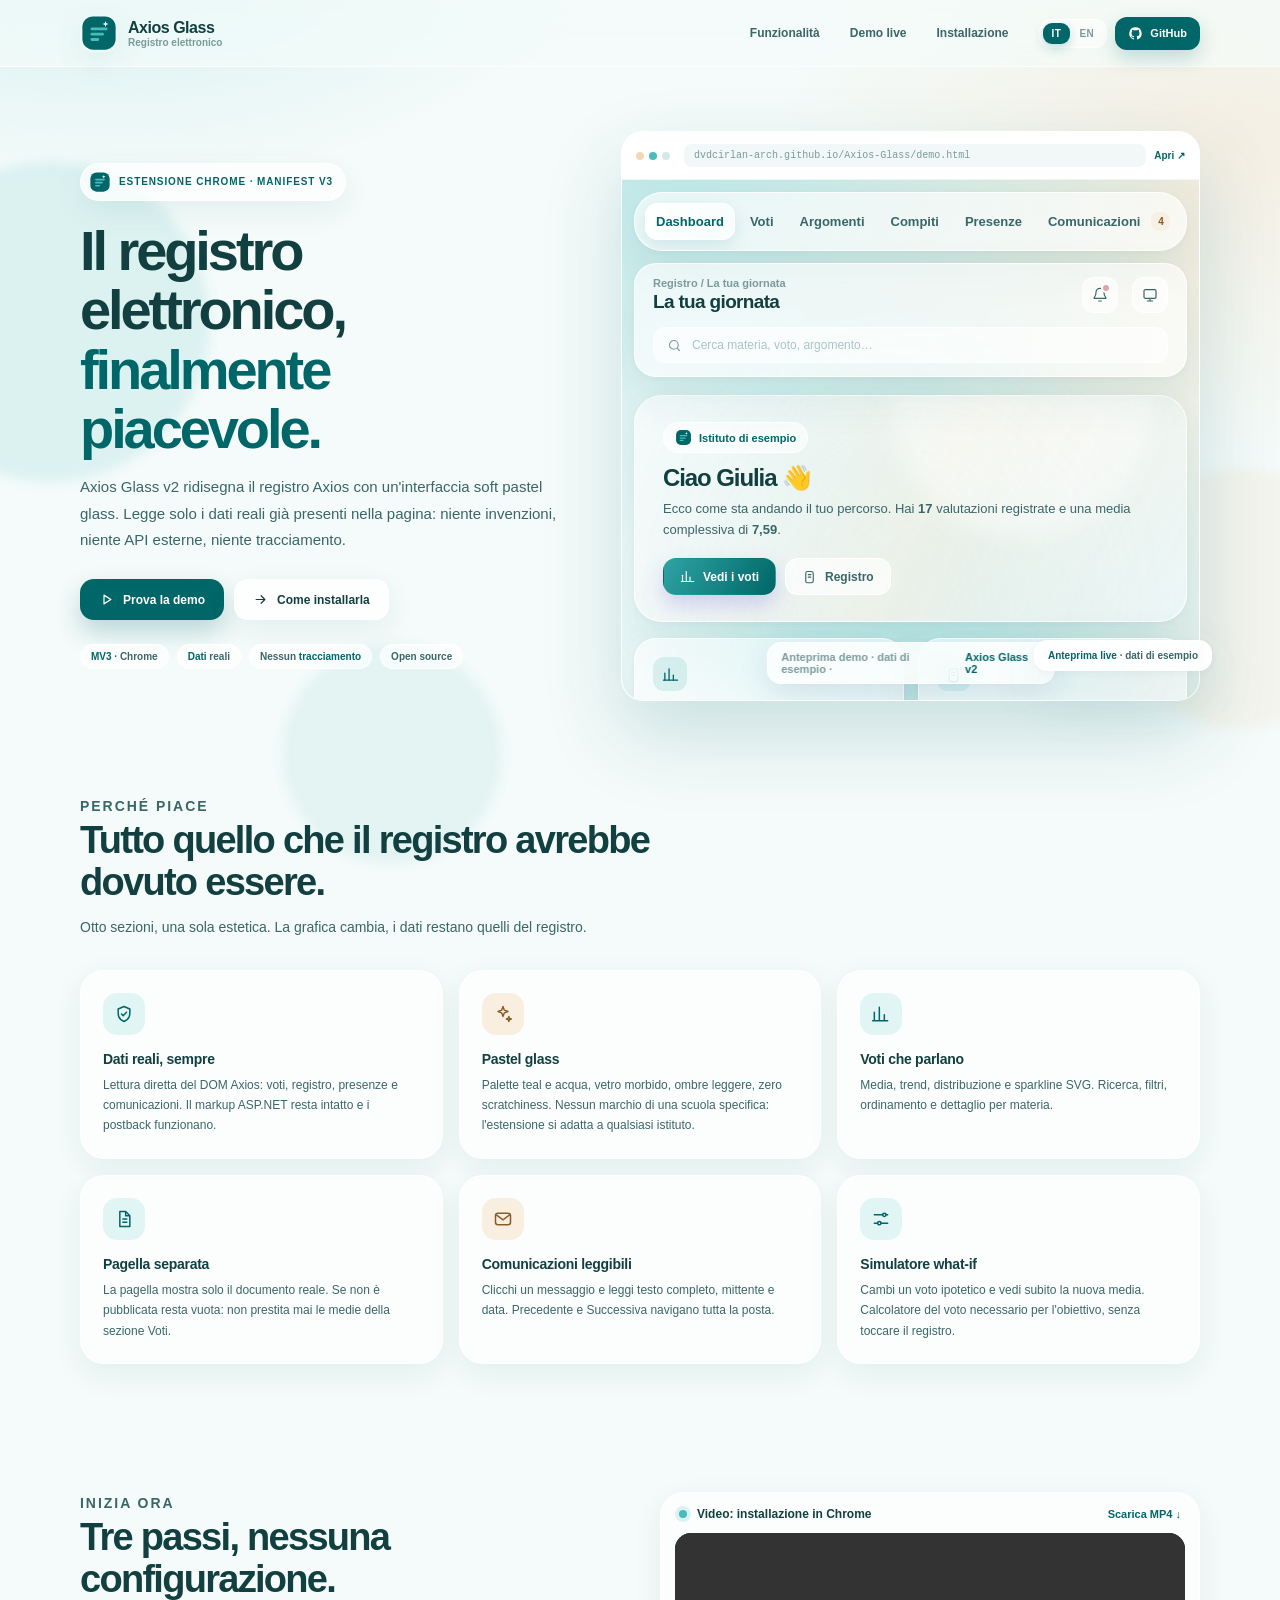
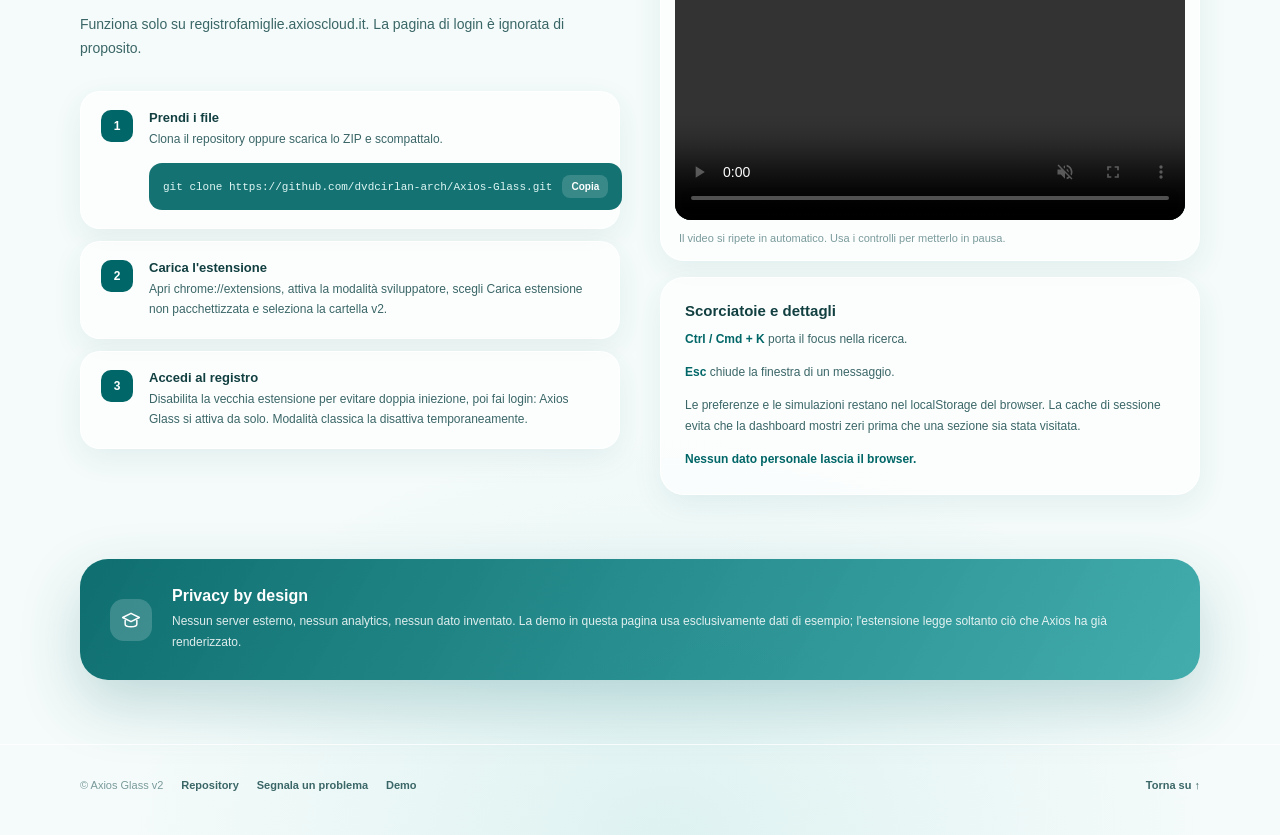
<file: docs/index.html>
<!doctype html>
<html lang="it">
<head>
  <meta charset="utf-8">
  <meta name="viewport" content="width=device-width, initial-scale=1">
  <title>Axios Glass — Il registro elettronico, finalmente piacevole</title>
  <meta name="description" content="Axios Glass v2 — una nuova interfaccia pastel glass per il registro elettronico Axios. Dati reali, demo live, estensione Chrome Manifest V3. / A soft glass UI for the Axios school registry.">
  <link rel="icon" href="data:image/svg+xml,%3Csvg xmlns='http://www.w3.org/2000/svg' viewBox='0 0 32 32'%3E%3Crect width='32' height='32' rx='9' fill='%23006667'/%3E%3Cpath d='M10 12.5h12M10 17h9M10 21.5h5' stroke='%2348BCBD' stroke-width='2.4' stroke-linecap='round'/%3E%3C/svg%3E">
  <link rel="stylesheet" href="site.css">
  <script src="site.js" defer></script>
</head>
<body class="site">

  <!-- Reusable icons ------------------------------------------------------- -->
  <svg width="0" height="0" style="position:absolute" aria-hidden="true">
    <symbol id="i-mark" viewBox="0 0 32 32">
      <rect x="2" y="2" width="28" height="28" rx="9" fill="#006667"/>
      <path d="M10 12.5h12M10 17h9M10 21.5h5" stroke="#48BCBD" stroke-width="2.4" stroke-linecap="round"/>
      <path d="m21.5 5.8.7 1.9 1.9.7-1.9.7-.7 1.9-.7-1.9-1.9-.7 1.9-.7z" fill="#fff"/>
    </symbol>
    <symbol id="i-github" viewBox="0 0 24 24">
      <path fill="currentColor" d="M12 2a10 10 0 0 0-3.16 19.49c.5.09.68-.22.68-.48v-1.7c-2.78.6-3.37-1.34-3.37-1.34-.45-1.16-1.11-1.47-1.11-1.47-.91-.62.07-.61.07-.61 1 .07 1.53 1.03 1.53 1.03.9 1.53 2.36 1.09 2.94.83.09-.65.35-1.09.64-1.34-2.22-.25-4.56-1.11-4.56-4.94 0-1.09.39-1.98 1.03-2.68-.1-.25-.45-1.27.1-2.64 0 0 .84-.27 2.75 1.02A9.6 9.6 0 0 1 12 6.8c.85 0 1.7.11 2.5.34 1.9-1.29 2.74-1.02 2.74-1.02.55 1.37.2 2.39.1 2.64.64.7 1.03 1.59 1.03 2.68 0 3.84-2.34 4.68-4.57 4.93.36.31.68.92.68 1.85v2.74c0 .27.18.58.69.48A10 10 0 0 0 12 2z"/>
    </symbol>
    <symbol id="i-play" viewBox="0 0 24 24">
      <path fill="none" stroke="currentColor" stroke-width="1.9" stroke-linecap="round" stroke-linejoin="round" d="m8 5 11 7-11 7z"/>
    </symbol>
    <symbol id="i-arrow" viewBox="0 0 24 24">
      <path fill="none" stroke="currentColor" stroke-width="1.9" stroke-linecap="round" stroke-linejoin="round" d="M5 12h14m-6-6 6 6-6 6"/>
    </symbol>
    <symbol id="i-shield" viewBox="0 0 24 24">
      <path fill="none" stroke="currentColor" stroke-width="1.8" stroke-linecap="round" stroke-linejoin="round" d="M12 3 5 6v5c0 4.6 2.9 8.3 7 10 4.1-1.7 7-5.4 7-10V6z"/><path fill="none" stroke="currentColor" stroke-width="1.8" stroke-linecap="round" d="m9 12 2 2 4-4"/>
    </symbol>
    <symbol id="i-chart" viewBox="0 0 24 24">
      <path fill="none" stroke="currentColor" stroke-width="1.8" stroke-linecap="round" d="M4 20V10m6 10V4m6 16v-7m4 7H2"/>
    </symbol>
    <symbol id="i-mail" viewBox="0 0 24 24">
      <rect x="3" y="5" width="18" height="14" rx="3" fill="none" stroke="currentColor" stroke-width="1.8"/><path fill="none" stroke="currentColor" stroke-width="1.8" d="m4 7 8 6 8-6"/>
    </symbol>
    <symbol id="i-doc" viewBox="0 0 24 24">
      <path fill="none" stroke="currentColor" stroke-width="1.8" stroke-linecap="round" stroke-linejoin="round" d="M7 3h7l5 5v13H7z"/><path fill="none" stroke="currentColor" stroke-width="1.8" d="M14 3v5h5M10 12h6m-6 4h6"/>
    </symbol>
    <symbol id="i-sliders" viewBox="0 0 24 24">
      <path fill="none" stroke="currentColor" stroke-width="1.8" stroke-linecap="round" d="M4 7h10m4 0h2M4 17h4m4 0h8"/><circle cx="16" cy="7" r="2" fill="none" stroke="currentColor" stroke-width="1.8"/><circle cx="10" cy="17" r="2" fill="none" stroke="currentColor" stroke-width="1.8"/>
    </symbol>
    <symbol id="i-spark" viewBox="0 0 24 24">
      <path fill="none" stroke="currentColor" stroke-width="1.7" stroke-linejoin="round" d="m12 3 1.6 4.4L18 9l-4.4 1.6L12 15l-1.6-4.4L6 9l4.4-1.6zM19 15l.8 2.2L22 18l-2.2.8L19 21l-.8-2.2L16 18l2.2-.8z"/>
    </symbol>
    <symbol id="i-layers" viewBox="0 0 24 24">
      <path fill="none" stroke="currentColor" stroke-width="1.8" stroke-linejoin="round" d="m2 9 10-5 10 5-10 5zM5 12v5c0 1.7 3.1 3 7 3s7-1.3 7-3v-5"/>
    </symbol>
  </svg>

  <div class="site-orbs"><span class="o1"></span><span class="o2"></span><span class="o3"></span></div>

  <!-- Header --------------------------------------------------------------- -->
  <header class="site-header">
    <div class="site-container site-nav">
      <a class="site-brand" href="#top" aria-label="Axios Glass">
        <svg class="site-mark"><use href="#i-mark"></use></svg>
        <span>Axios Glass<small data-it="Registro elettronico" data-en="School registry">Registro elettronico</small></span>
      </a>

      <nav class="site-links" aria-label="Navigation">
        <a href="#features" data-it="Funzionalità" data-en="Features">Funzionalità</a>
        <a href="#demo" data-it="Demo live" data-en="Live demo">Demo live</a>
        <a href="#install" data-it="Installazione" data-en="Install">Installazione</a>
      </nav>

      <div class="site-actions">
        <div class="lang-switch" role="group" aria-label="Language">
          <button type="button" data-lang="it" aria-pressed="true">IT</button>
          <button type="button" data-lang="en" aria-pressed="false">EN</button>
        </div>
        <a class="site-gh" href="https://github.com/dvdcirlan-arch/Axios-Glass" target="_blank" rel="noopener">
          <svg class="site-icon"><use href="#i-github"></use></svg>
          <span data-it="GitHub" data-en="GitHub">GitHub</span>
        </a>
      </div>
    </div>
  </header>

  <main id="top">
    <!-- Hero --------------------------------------------------------------- -->
    <section class="hero">
      <div class="site-container hero-grid">
        <div class="hero-copy">
          <span class="hero-eyebrow"><svg class="hero-mark"><use href="#i-mark"></use></svg> <span data-it="Estensione Chrome · Manifest V3" data-en="Chrome extension · Manifest V3">Estensione Chrome · Manifest V3</span></span>
          <h1>
            <span data-it="Il registro elettronico," data-en="The school registry,">Il registro elettronico,</span>
            <em data-it="finalmente piacevole." data-en="finally pleasant.">finalmente piacevole.</em>
          </h1>
          <p class="hero-lead" data-it="Axios Glass v2 ridisegna il registro Axios con un'interfaccia soft pastel glass. Legge solo i dati reali già presenti nella pagina: niente invenzioni, niente API esterne, niente tracciamento." data-en="Axios Glass v2 redesigns the Axios registry with a soft pastel-glass interface. It reads only the real data already on the page: no invented values, no external APIs, no tracking.">Axios Glass v2 ridisegna il registro Axios con un'interfaccia soft pastel glass. Legge solo i dati reali già presenti nella pagina: niente invenzioni, niente API esterne, niente tracciamento.</p>
          <div class="hero-actions">
            <a class="btn btn--primary" href="demo.html">
              <svg><use href="#i-play"></use></svg><span data-it="Prova la demo" data-en="Try the demo">Prova la demo</span>
            </a>
            <a class="btn btn--ghost" href="#install">
              <svg><use href="#i-arrow"></use></svg><span data-it="Come installarla" data-en="How to install">Come installarla</span>
            </a>
          </div>
          <div class="hero-badges">
            <span class="badge"><b>MV3</b> · Chrome</span>
            <span class="badge" data-it="<b>Dati</b> reali" data-en="Real <b>data</b>">Dati reali</span>
            <span class="badge" data-it="Nessun <b>tracciamento</b>" data-en="No <b>tracking</b>">Nessun tracciamento</span>
            <span class="badge">Open source</span>
          </div>
        </div>

        <div class="hero-visual" id="demo">
          <div class="browser">
            <div class="browser-bar">
              <span class="browser-dots"><i></i><i></i><i></i></span>
              <span class="browser-url">dvdcirlan-arch.github.io/Axios-Glass/demo.html</span>
              <a class="browser-open" href="demo.html" target="_blank" rel="noopener" data-it="Apri ↗" data-en="Open ↗">Apri ↗</a>
            </div>
            <iframe src="demo.html" title="Anteprima live di Axios Glass"></iframe>
          </div>
          <div class="visual-tag"><b data-it="Anteprima live" data-en="Live preview">Anteprima live</b> · <span data-it="dati di esempio" data-en="sample data">dati di esempio</span></div>
        </div>
      </div>
    </section>

    <!-- Features ----------------------------------------------------------- -->
    <section class="section" id="features">
      <div class="site-container">
        <div class="section-head">
          <p class="section-kicker" data-it="Perché piace" data-en="Why you'll like it">Perché piace</p>
          <h2 data-it="Tutto quello che il registro avrebbe dovuto essere." data-en="Everything the registry should have been.">Tutto quello che il registro avrebbe dovuto essere.</h2>
          <p data-it="Otto sezioni, una sola estetica. La grafica cambia, i dati restano quelli del registro." data-en="Eight sections, one consistent look. The graphics change, the data stays yours.">Otto sezioni, una sola estetica. La grafica cambia, i dati restano quelli del registro.</p>
        </div>

        <div class="features">
          <article class="feature">
            <div class="feature-ico"><svg><use href="#i-shield"></use></svg></div>
            <h3 data-it="Dati reali, sempre" data-en="Real data, always">Dati reali, sempre</h3>
            <p data-it="Lettura diretta del DOM Axios: voti, registro, presenze e comunicazioni. Il markup ASP.NET resta intatto e i postback funzionano." data-en="Direct reading of the Axios DOM: grades, register, attendance and messages. The ASP.NET markup stays intact and postbacks keep working.">Lettura diretta del DOM Axios: voti, registro, presenze e comunicazioni. Il markup ASP.NET resta intatto e i postback funzionano.</p>
          </article>
          <article class="feature">
            <div class="feature-ico"><svg><use href="#i-spark"></use></svg></div>
            <h3 data-it="Pastel glass" data-en="Pastel glass">Pastel glass</h3>
            <p data-it="Palette teal e acqua, vetro morbido, ombre leggere, zero scratchiness. Nessun marchio di una scuola specifica: l'estensione si adatta a qualsiasi istituto." data-en="Teal and aqua palette, soft glass, gentle shadows, no visual noise. No specific school branding: the extension works for any institute.">Palette teal e acqua, vetro morbido, ombre leggere, zero scratchiness. Nessun marchio di una scuola specifica: l'estensione si adatta a qualsiasi istituto.</p>
          </article>
          <article class="feature">
            <div class="feature-ico"><svg><use href="#i-chart"></use></svg></div>
            <h3 data-it="Voti che parlano" data-en="Grades that speak">Voti che parlano</h3>
            <p data-it="Media, trend, distribuzione e sparkline SVG. Ricerca, filtri, ordinamento e dettaglio per materia." data-en="Average, trend, distribution and SVG sparkline. Search, filters, sorting and per-subject detail.">Media, trend, distribuzione e sparkline SVG. Ricerca, filtri, ordinamento e dettaglio per materia.</p>
          </article>
          <article class="feature">
            <div class="feature-ico"><svg><use href="#i-doc"></use></svg></div>
            <h3 data-it="Pagella separata" data-en="Separate report card">Pagella separata</h3>
            <p data-it="La pagella mostra solo il documento reale. Se non è pubblicata resta vuota: non prestita mai le medie della sezione Voti." data-en="The report card shows only the real document. If unpublished it stays empty: it never borrows averages from Grades.">La pagella mostra solo il documento reale. Se non è pubblicata resta vuota: non prestita mai le medie della sezione Voti.</p>
          </article>
          <article class="feature">
            <div class="feature-ico"><svg><use href="#i-mail"></use></svg></div>
            <h3 data-it="Comunicazioni leggibili" data-en="Readable messages">Comunicazioni leggibili</h3>
            <p data-it="Clicchi un messaggio e leggi testo completo, mittente e data. Precedente e Successiva navigano tutta la posta." data-en="Click a message to read its full text, sender and date. Previous and Next walk through the whole inbox.">Clicchi un messaggio e leggi testo completo, mittente e data. Precedente e Successiva navigano tutta la posta.</p>
          </article>
          <article class="feature">
            <div class="feature-ico"><svg><use href="#i-sliders"></use></svg></div>
            <h3 data-it="Simulatore what-if" data-en="What-if simulator">Simulatore what-if</h3>
            <p data-it="Cambi un voto ipotetico e vedi subito la nuova media. Calcolatore del voto necessario per l'obiettivo, senza toccare il registro." data-en="Change a hypothetical grade and instantly see the new average. Target-grade calculator included, without touching the registry.">Cambi un voto ipotetico e vedi subito la nuova media. Calcolatore del voto necessario per l'obiettivo, senza toccare il registro.</p>
          </article>
        </div>
      </div>
    </section>

    <!-- Install ------------------------------------------------------------ -->
    <section class="section" id="install">
      <div class="site-container install-wrap">
        <div>
          <div class="section-head">
            <p class="section-kicker" data-it="Inizia ora" data-en="Get started">Inizia ora</p>
            <h2 data-it="Tre passi, nessuna configurazione." data-en="Three steps, no configuration.">Tre passi, nessuna configurazione.</h2>
            <p data-it="Funziona solo su registrofamiglie.axioscloud.it. La pagina di login è ignorata di proposito." data-en="It works only on registrofamiglie.axioscloud.it. The login page is intentionally ignored.">Funziona solo su registrofamiglie.axioscloud.it. La pagina di login è ignorata di proposito.</p>
          </div>

          <div class="steps">
            <div class="step">
              <span class="step-num">1</span>
              <div>
                <h3 data-it="Prendi i file" data-en="Get the files">Prendi i file</h3>
                <p data-it="Clona il repository oppure scarica lo ZIP e scompattalo." data-en="Clone the repository or download the ZIP and unzip it.">Clona il repository oppure scarica lo ZIP e scompattalo.</p>
                <div class="terminal"><code>git clone https://github.com/dvdcirlan-arch/Axios-Glass.git</code><button type="button" class="copy-btn" data-copy="git clone https://github.com/dvdcirlan-arch/Axios-Glass.git" data-it-toast="Comando copiato" data-en-toast="Command copied" data-toast="Comando copiato" data-it="Copia" data-en="Copy">Copia</button></div>
              </div>
            </div>
            <div class="step">
              <span class="step-num">2</span>
              <div>
                <h3 data-it="Carica l'estensione" data-en="Load the extension">Carica l'estensione</h3>
                <p data-it="Apri chrome://extensions, attiva la modalità sviluppatore, scegli Carica estensione non pacchettizzata e seleziona la cartella v2." data-en="Open chrome://extensions, enable Developer mode, choose Load unpacked and select the v2 folder.">Apri chrome://extensions, attiva la modalità sviluppatore, scegli Carica estensione non pacchettizzata e seleziona la cartella v2.</p>
              </div>
            </div>
            <div class="step">
              <span class="step-num">3</span>
              <div>
                <h3 data-it="Accedi al registro" data-en="Sign in to the registry">Accedi al registro</h3>
                <p data-it="Disabilita la vecchia estensione per evitare doppia iniezione, poi fai login: Axios Glass si attiva da solo. Modalità classica la disattiva temporaneamente." data-en="Disable the old extension to avoid double injection, then sign in: Axios Glass turns on automatically. Classic mode switches it off temporarily.">Disabilita la vecchia estensione per evitare doppia iniezione, poi fai login: Axios Glass si attiva da solo. Modalità classica la disattiva temporaneamente.</p>
              </div>
            </div>
          </div>
        </div>

        <aside class="install-side">
          <div class="video-card">
            <div class="video-head">
              <span class="video-live" aria-hidden="true"></span>
              <strong data-it="Video: installazione in Chrome" data-en="Video: Chrome installation">Video: installazione in Chrome</strong>
              <a href="assets/chrome-install.mp4" target="_blank" rel="noopener" download data-it="Scarica MP4 ↓" data-en="Download MP4 ↓">Scarica MP4 ↓</a>
            </div>
            <video class="install-video" src="assets/chrome-install.mp4" autoplay muted loop playsinline controls preload="metadata" aria-label="Axios Glass Chrome installation demo"></video>
            <p class="video-cap" data-it="Il video si ripete in automatico. Usa i controlli per metterlo in pausa." data-en="The video loops automatically. Use the controls to pause it.">Il video si ripete in automatico. Usa i controlli per metterlo in pausa.</p>
          </div>

          <div class="note">
            <h3 data-it="Scorciatoie e dettagli" data-en="Shortcuts and details">Scorciatoie e dettagli</h3>
            <p><strong>Ctrl / Cmd + K</strong> <span data-it="porta il focus nella ricerca." data-en="moves focus to search.">porta il focus nella ricerca.</span></p>
            <p><strong>Esc</strong> <span data-it="chiude la finestra di un messaggio." data-en="closes the message window.">chiude la finestra di un messaggio.</span></p>
            <p data-it="Le preferenze e le simulazioni restano nel localStorage del browser. La cache di sessione evita che la dashboard mostri zeri prima che una sezione sia stata visitata." data-en="Preferences and simulations stay in the browser localStorage. A session cache stops the dashboard showing zeros before a section has been visited.">Le preferenze e le simulazioni restano nel localStorage del browser. La cache di sessione evita che la dashboard mostri zeri prima che una sezione sia stata visitata.</p>
            <p><strong data-it="Nessun dato personale lascia il browser." data-en="No personal data leaves the browser.">Nessun dato personale lascia il browser.</strong></p>
          </div>
        </aside>
      </div>
    </section>

    <!-- Privacy ------------------------------------------------------------ -->
    <section class="section" style="padding-top:0">
      <div class="site-container">
        <div class="privacy">
          <div class="feature-ico"><svg><use href="#i-layers"></use></svg></div>
          <div>
            <h3 data-it="Privacy by design" data-en="Privacy by design">Privacy by design</h3>
            <p data-it="Nessun server esterno, nessun analytics, nessun dato inventato. La demo in questa pagina usa esclusivamente dati di esempio; l'estensione legge soltanto ciò che Axios ha già renderizzato." data-en="No external server, no analytics, no invented data. The demo on this page uses sample data only; the extension reads just what Axios has already rendered.">Nessun server esterno, nessun analytics, nessun dato inventato. La demo in questa pagina usa esclusivamente dati di esempio; l'estensione legge soltanto ciò che Axios ha già renderizzato.</p>
          </div>
        </div>
      </div>
    </section>
  </main>

  <!-- Footer --------------------------------------------------------------- -->
  <footer class="site-footer">
    <div class="site-container footer-inner">
      <span>© Axios Glass v2</span>
      <a href="https://github.com/dvdcirlan-arch/Axios-Glass" target="_blank" rel="noopener" data-it="Repository" data-en="Repository">Repository</a>
      <a href="https://github.com/dvdcirlan-arch/Axios-Glass/issues" target="_blank" rel="noopener" data-it="Segnala un problema" data-en="Report an issue">Segnala un problema</a>
      <a href="demo.html" data-it="Demo" data-en="Demo">Demo</a>
      <span class="footer-spacer"></span>
      <a href="#top" data-it="Torna su ↑" data-en="Back to top ↑">Torna su ↑</a>
    </div>
  </footer>

</body>
</html>
</file>
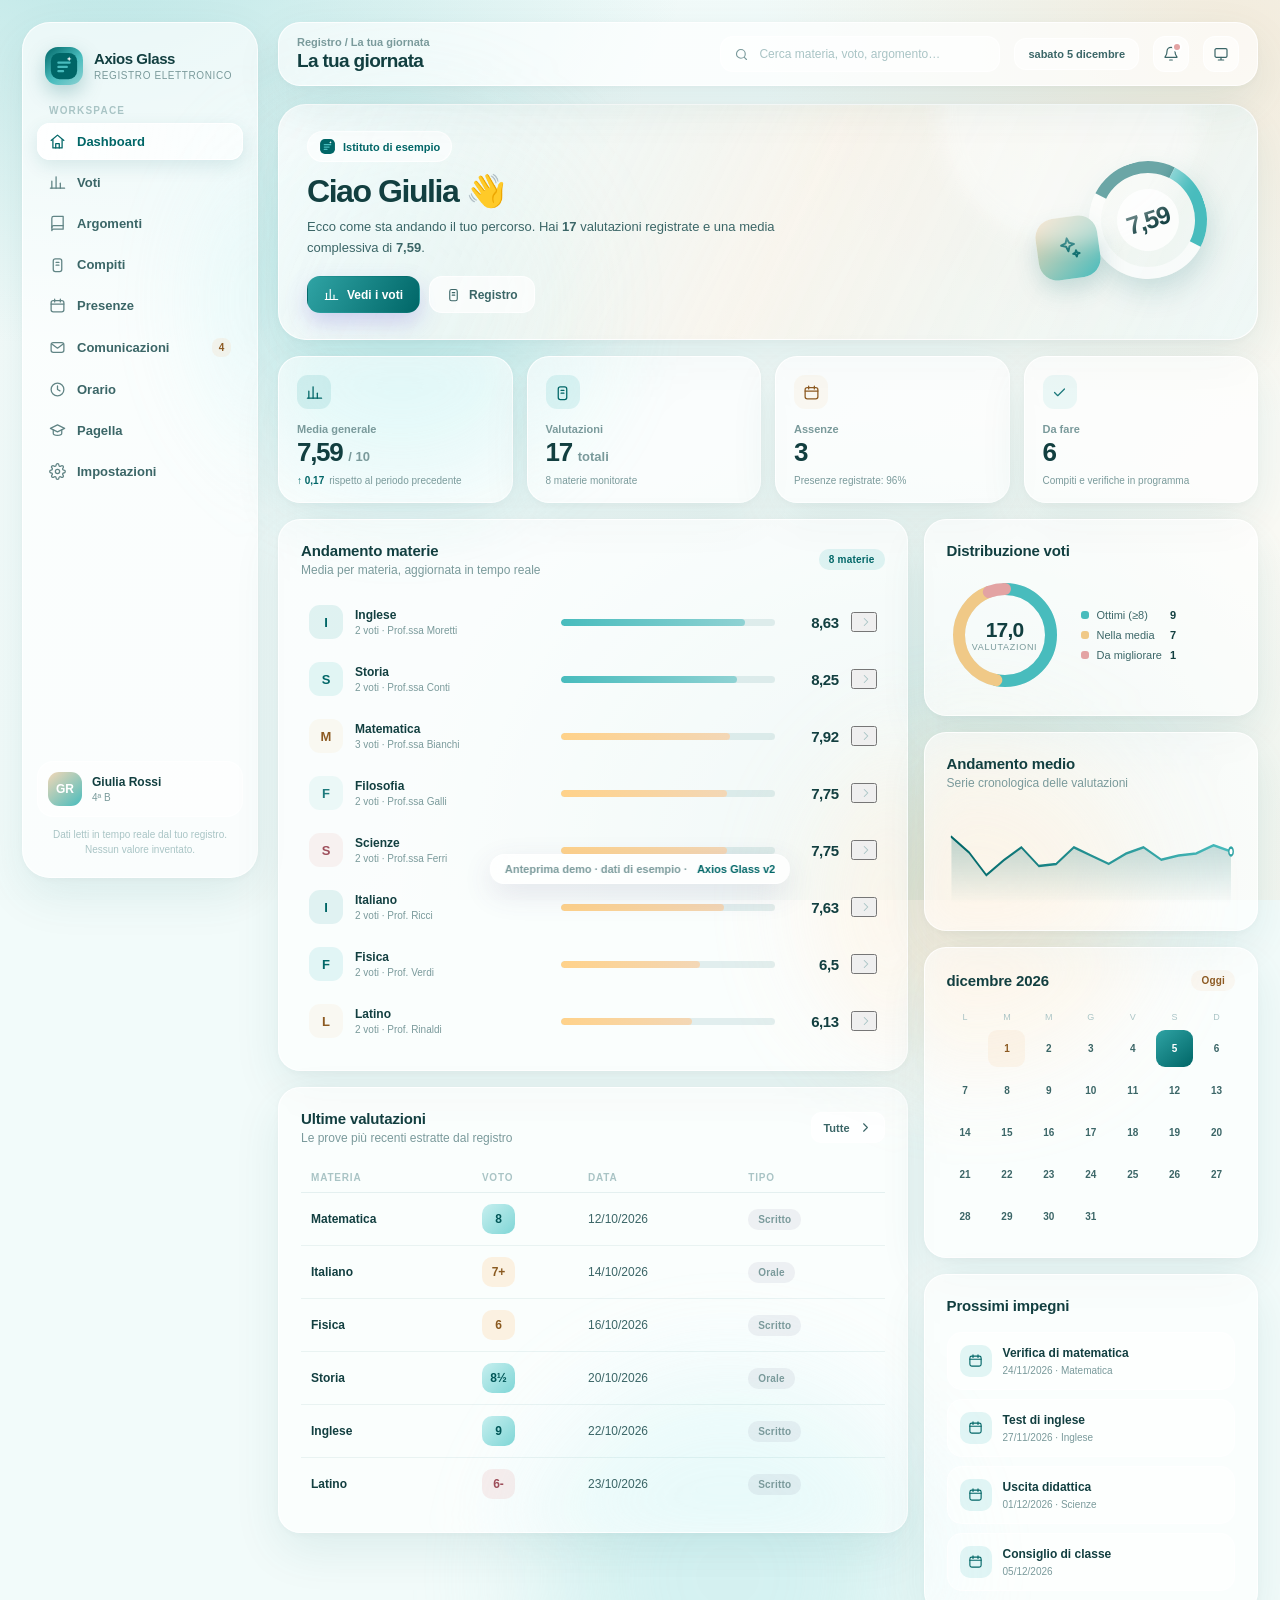
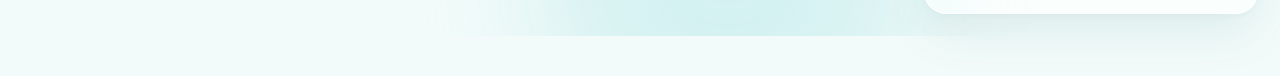
<file: demo.html>
<!doctype html>
<html lang="it">
<head>
  <meta charset="utf-8">
  <meta name="viewport" content="width=device-width, initial-scale=1">
  <title>Axios Glass — Anteprima</title>
  <meta name="description" content="Anteprima standalone della nuova interfaccia del registro elettronico Axios.">
  <link rel="stylesheet" href="styles.css">
  <style>
    /* Only used by the standalone preview, not by the extension. */
    body.ag-demo { padding-bottom: 40px; }
    .ag-demo-banner {
      position: fixed; left: 50%; bottom: 16px; transform: translateX(-50%); z-index: 1500;
      display: flex; align-items: center; gap: 10px; padding: 8px 14px; border-radius: 14px;
      background: rgba(255,255,255,.78); border: 1px solid #fff; backdrop-filter: blur(16px);
      box-shadow: 0 10px 30px rgba(74,64,122,.12); font: 600 11px var(--ag-font); color: var(--ag-muted);
    }
    .ag-demo-banner b { color: var(--ag-lavender-deep); }
  </style>
</head>
<body>
  <div id="axglass-app"></div>
  <div class="ag-demo-banner">Anteprima demo · dati di esempio · <b>Axios Glass v2</b></div>

  <script src="core.js"></script>
  <script src="ui.js"></script>
  <script src="demo.js"></script>
</body>
</html>
</file>
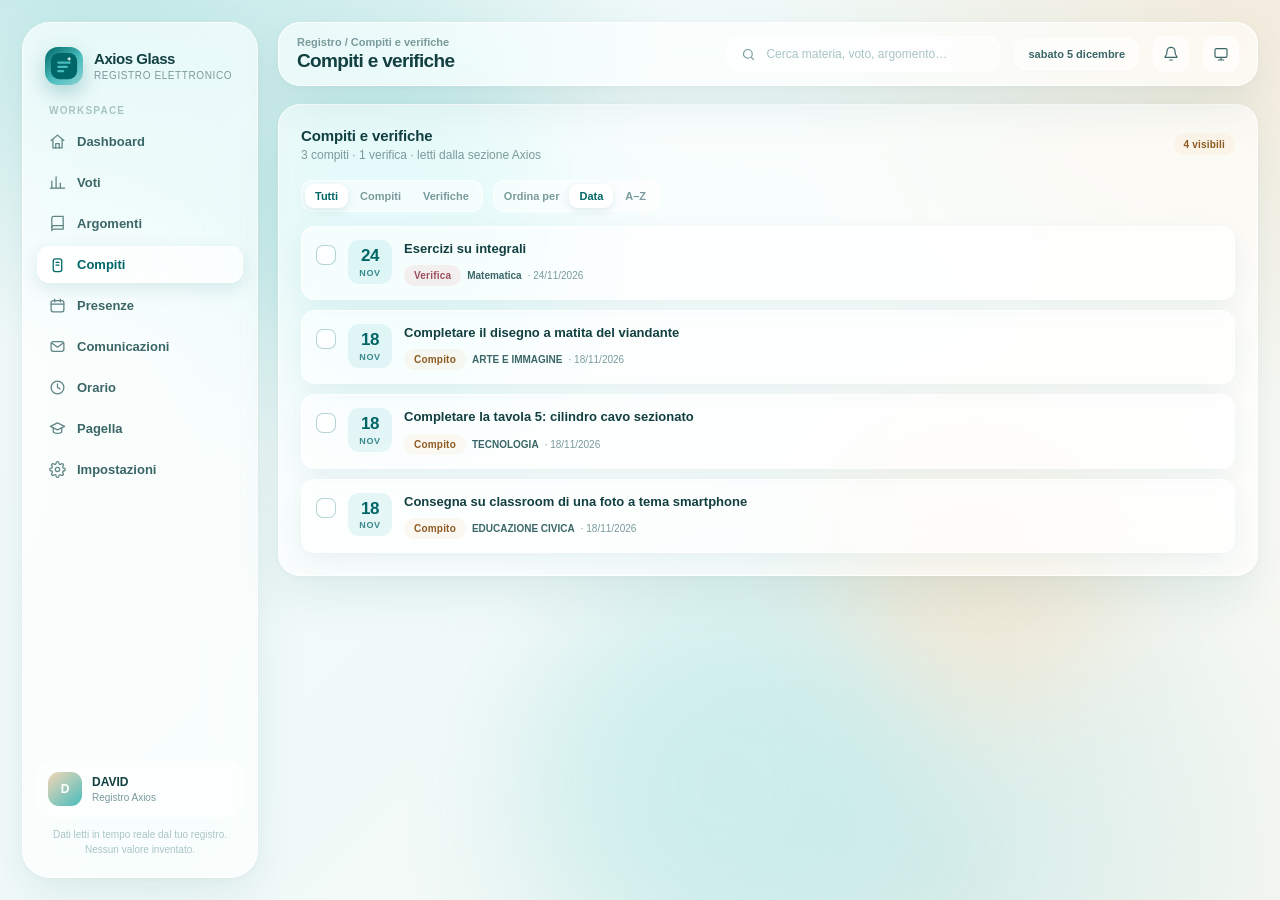
<file: test-compiti.html>
<!doctype html>
<html lang="it">
<head>
  <meta charset="utf-8">
  <title>Fixture Compiti e Verifiche — Axios Glass</title>
  <link rel="stylesheet" href="styles.css">
</head>
<body>
  <!-- Sanitized imitation of the real Axios "Compiti e Verifiche" tab. -->
  <div class="page-header">
    <span class="desc-as-header"><span class="pull-left" title="ISTITUTO DI PROVA">ISTITUTO DI PROVA</span></span>
    <span class="username"><b>DAVID</b></span>
  </div>

  <div id="page-content">
    <fieldset>
      <legend>Registro di Classe</legend>
      <ul class="nav nav-tabs">
        <li><a class="family-rcla" data-action="FAMILY_REGISTRO_CLASSE_SETTIMANA">Registro di classe</a></li>
        <li class="active"><a class="family-rcla" data-action="FAMILY_REGISTRO_CLASSE_COMPITI">Compiti e Verifiche</a></li>
      </ul>
      <div class="tab-content">
        <div class="tab-pane active" id="rcla_content">
          <label>Materia
            <select id="fsMateria"><option value="">Tutte</option></select>
          </label>
          <select name="table-compiti_length">
            <option value="10">10</option>
            <option value="25">25</option>
            <option value="100">100</option>
            <option value="-1">All</option>
          </select>
          <table id="table-compiti">
            <thead><tr>
              <th>Giorno</th><th>Materia</th><th>Testo</th><th>Verifica</th><th>Inserito</th>
            </tr></thead>
            <tbody>
              <tr><td>18/11/2026</td><td>TECNOLOGIA</td><td>Completare la tavola 5: cilindro cavo sezionato</td><td></td><td>17/11/2026</td></tr>
              <tr><td>18/11/2026</td><td>EDUCAZIONE CIVICA</td><td>Consegna su classroom di una foto a tema smartphone</td><td></td><td>17/11/2026</td></tr>
              <tr><td>18/11/2026</td><td>ARTE E IMMAGINE</td><td>Completare il disegno a matita del viandante</td><td></td><td>17/11/2026</td></tr>
              <tr><td>24/11/2026</td><td>Matematica</td><td>Esercizi su integrali</td><td>S&igrave;</td><td>16/11/2026</td></tr>
            </tbody>
          </table>
        </div>
      </div>
    </fieldset>
  </div>

  <script src="core.js"></script>
  <script src="ui.js"></script>
  <script src="scraper.js"></script>
  <script src="content.js"></script>
</body>
</html>
</file>
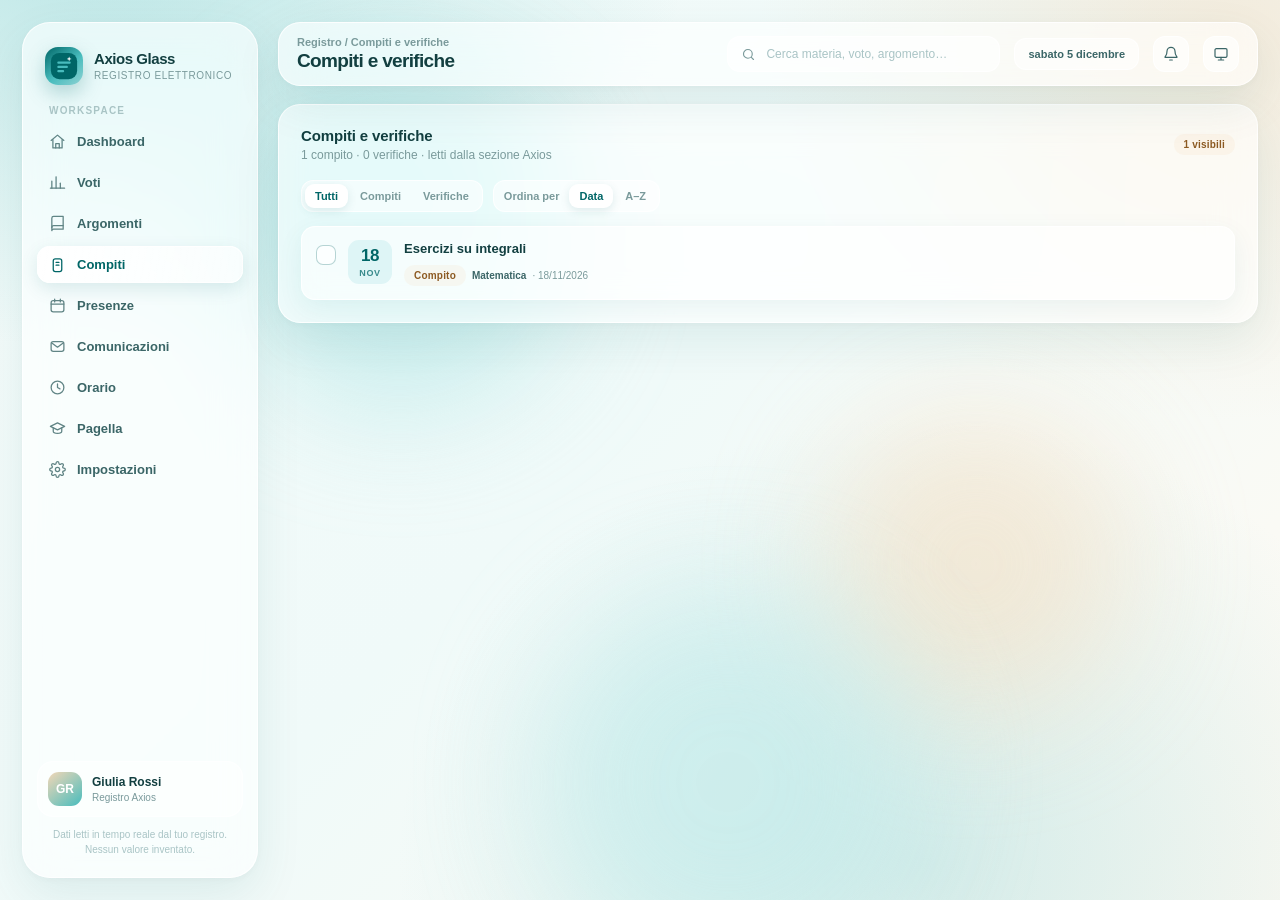
<file: test-comunicazioni.html>
<!doctype html>
<html lang="it">
<head>
  <meta charset="utf-8">
  <title>Fixture Comunicazioni — Axios Glass</title>
  <link rel="stylesheet" href="styles.css">
</head>
<body>
  <div id="page-content">
    <div class="desc-as-header"><span class="pull-left" title="ISTITUTO COMPRENSIVO STATALE LESMO">ISTITUTO COMPRENSIVO STATALE LESMO</span></div>
    <span class="username">[Giulia Rossi]</span>

    <fieldset>
      <legend>Registro di Classe</legend>
      <span id="fdData">18/11/2026</span>
      <button data-action="FAMILY_REGISTRO_CLASSE_COMPITI">Compiti e Verifiche</button>
      <table id="table-compiti">
        <thead><tr><th>Giorno</th><th>Materia</th><th>Testo</th><th>Verifica</th></tr></thead>
        <tbody>
          <tr><td>18/11/2026</td><td>Matematica</td><td>Esercizi su integrali</td><td>No</td></tr>
        </tbody>
      </table>
    </fieldset>

    <div id="content-comunicazioni">
      <button data-action="FAMILY_COMUNICAZIONI">Comunicazioni</button>
      <table>
        <thead><tr><th>Data</th><th>Oggetto</th><th>Mittente</th><th>Allegato</th></tr></thead>
        <tbody>
          <tr>
            <td>17/11/2026</td>
            <td>Colloqui generali — prenotazioni</td>
            <td>Segreteria didattica</td>
            <td><a href="#colloqui.pdf">Colloqui.pdf</a></td>
          </tr>
          <tr>
            <td>12/11/2026</td>
            <td>Uscita didattica al Museo</td>
            <td>Prof.ssa Ferri</td>
            <td></td>
          </tr>
        </tbody>
      </table>
    </div>
  </div>

  <script src="core.js"></script>
  <script src="ui.js"></script>
  <script src="scraper.js"></script>
  <script src="content.js"></script>
</body>
</html>
</file>
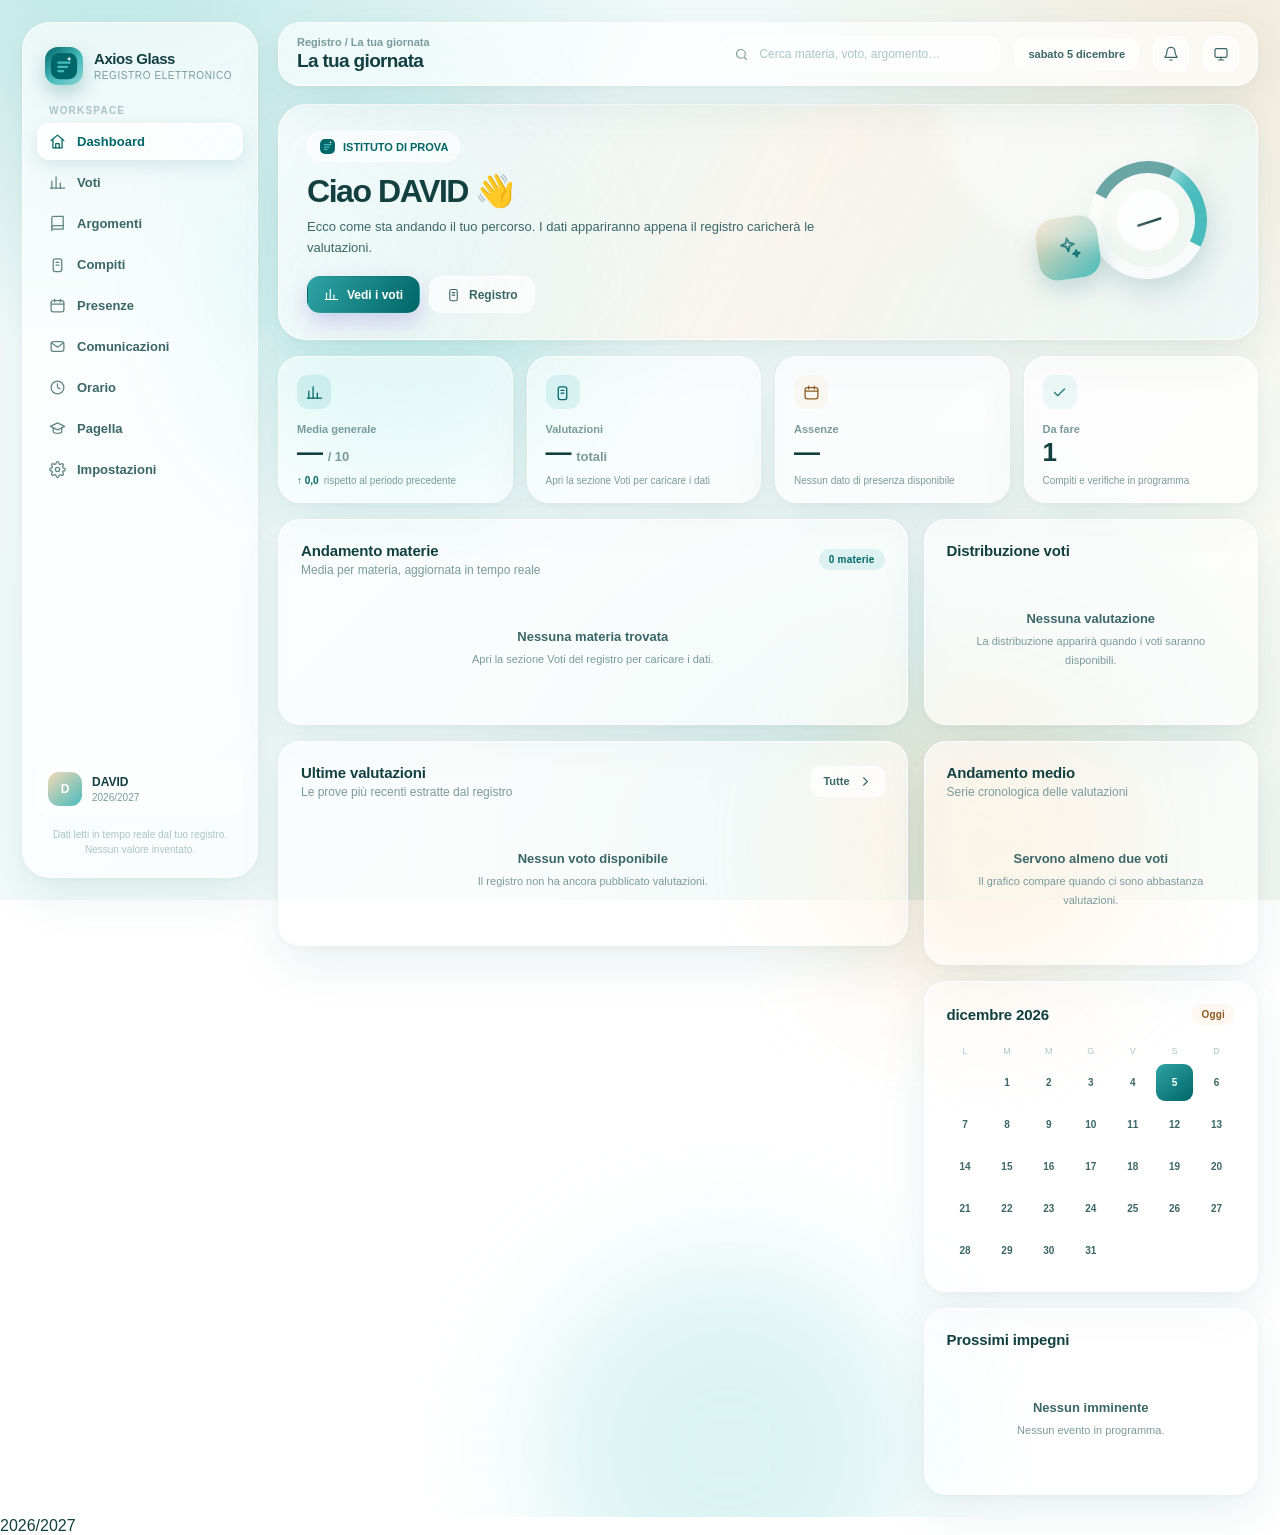
<file: test-dashboard.html>
<!doctype html>
<html lang="it">
<head>
  <meta charset="utf-8">
  <title>Fixture dashboard — Axios Glass</title>
  <link rel="stylesheet" href="styles.css">
</head>
<body>
  <div class="page-header">
    <span class="desc-as-header"><span class="pull-left" title="94030860152 - ISTITUTO DI PROVA">ISTITUTO DI PROVA</span></span>
    <span class="username"><b>DAVID</b></span>
  </div>
  <div class="anno-footer">2026/2027</div>

  <div id="page-content">
    <div class="tm-header">Dashboard</div>
    <div id="content-timeline">
      <div class="mt-actions">
        <div class="tm-day">
          <span class="tm-day-number">17</span><span class="tm-day-name">martedì</span><span class="tm-month">novembre</span>
          <div class="mt-action"><span class="mt-action-author">compito per casa di Matematica</span><span class="mt-action-desc">Esercizi 1-5</span></div>
        </div>
      </div>
    </div>
  </div>

  <script src="core.js"></script>
  <script src="ui.js"></script>
  <script src="scraper.js"></script>
  <script src="content.js"></script>
</body>
</html>
</file>
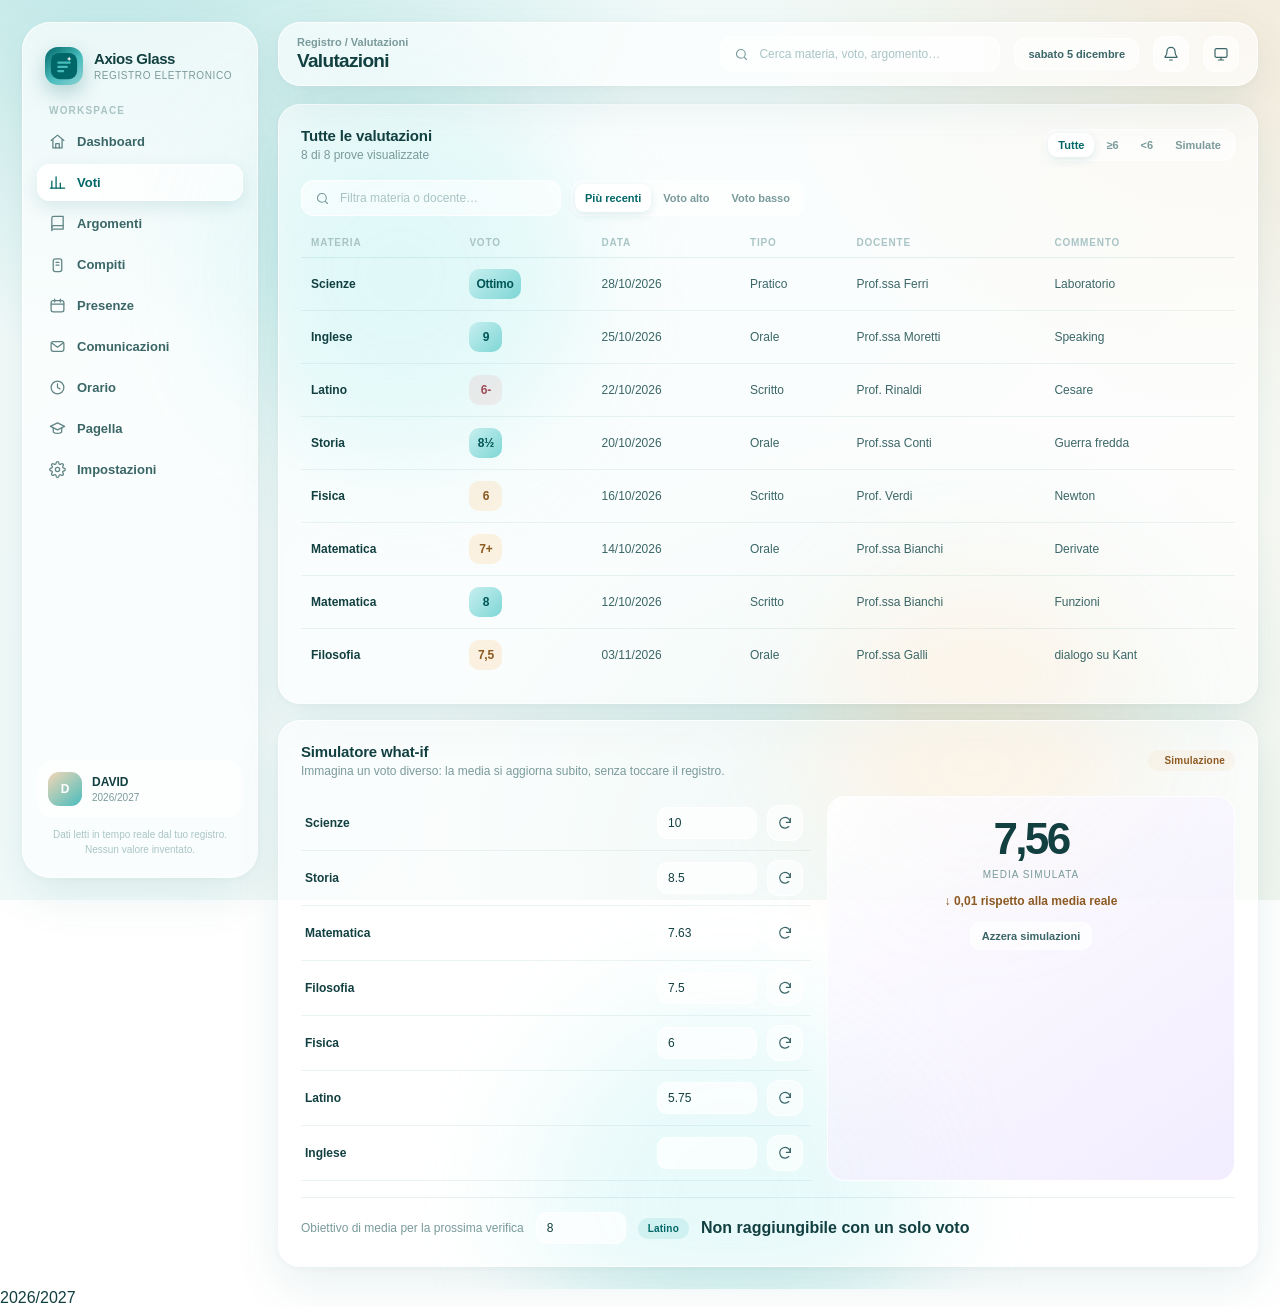
<file: test-fixture.html>
<!doctype html>
<html lang="it">
<head>
  <meta charset="utf-8">
  <title>Fixture scraper — Axios Glass</title>
  <link rel="stylesheet" href="styles.css">
</head>
<body>
  <!-- Minimal, sanitized imitation of the Axios DOM used only to test scraping. -->
  <div class="page-header">
    <span class="desc-as-header"><span class="pull-left" title="94030860152 - ISTITUTO DI PROVA">ISTITUTO DI PROVA</span></span>
    <span class="username"><b>DAVID</b></span>
  </div>
  <div class="anno-footer">2026/2027</div>

  <div id="page-content">
    <fieldset>
      <legend>Valutazioni</legend>
      <table id="table-voti">
        <thead><tr><th>Data</th><th>Materia</th><th>Tipo</th><th>Voto</th><th>Obiettivo</th><th>Commento</th><th>Docente</th></tr></thead>
        <tbody>
          <tr><td>12/10/2026</td><td>Matematica</td><td>Scritto</td><td>8</td><td>Funzioni</td><td>Ottimo</td><td>Prof.ssa Bianchi</td></tr>
          <tr><td>14/10/2026</td><td></td><td>Orale</td><td>7+</td><td>Derivate</td><td></td><td>Prof.ssa Bianchi</td></tr>
          <tr><td>16/10/2026</td><td>Fisica</td><td>Scritto</td><td>6</td><td>Newton</td><td></td><td>Prof. Verdi</td></tr>
          <tr><td>20/10/2026</td><td>Storia</td><td>Orale</td><td>8½</td><td>Guerra fredda</td><td></td><td>Prof.ssa Conti</td></tr>
          <tr><td>22/10/2026</td><td>Latino</td><td>Scritto</td><td>6-</td><td>Cesare</td><td></td><td>Prof. Rinaldi</td></tr>
          <tr class="voti_no_media"><td>25/10/2026</td><td>Inglese</td><td>Orale</td><td>9</td><td>Speaking</td><td>non fa media</td><td>Prof.ssa Moretti</td></tr>
          <tr><td>28/10/2026</td><td>Scienze</td><td>Pratico</td><td>Ottimo</td><td>Laboratorio</td><td></td><td>Prof.ssa Ferri</td></tr>
        </tbody>
      </table>
      <div class="rdoc_full_valutazioni">
        <span class="voto voto_O" title="data: 03/11/2026 materia: Filosofia docente: Prof.ssa Galli note: dialogo su Kant">7,5</span>
      </div>
    </fieldset>

    <fieldset>
      <legend>Registro di Classe</legend>
      <span id="fdData">18/11/2026</span>
      <button class="settimana-naviga" data-others="-7">Prec</button>
      <button class="settimana-naviga" data-others="+7">Succ</button>
      <table id="table-rcla">
        <tbody>
          <tr>
            <td>17/11/2026</td>
            <td><b>Matematica:</b> Derivate<br><b>Fisica:</b> Entropia</td>
            <td><b>Italiano:</b> Esercizi pag. 120</td>
            <td><b>Storia:</b> Verifica Rivoluzione francese</td>
            <td></td><td></td><td></td>
          </tr>
        </tbody>
      </table>
    </fieldset>

    <div class="tm-header">Timeline</div>
    <div class="mt-actions">
      <div class="tm-day">
        <span class="tm-day-number">17</span><span class="tm-day-name">martedì</span><span class="tm-month">novembre</span>
        <div class="mt-action"><span class="mt-action-author">compito per casa di Matematica</span><span class="mt-action-desc">Esercizi 1-5</span></div>
      </div>
    </div>
  </div>

  <script src="core.js"></script>
  <script src="ui.js"></script>
  <script src="scraper.js"></script>
  <script src="content.js"></script>
</body>
</html>
</file>
<file: docs/site.css>
/* =========================================================================
   AXIOS GLASS — GitHub Pages landing page
   Same soft pastel-glass language as the extension, scoped to .site-*.
   ========================================================================= */

:root {
  --ink: #123f40;
  --ink-soft: #3b6667;
  --muted: #7a9a9b;
  --teal: #006667;
  --aqua: #48bcbd;
  --peach: #f3d7b6;
  --glass: rgba(255, 255, 255, 0.68);
  --glass-strong: rgba(255, 255, 255, 0.9);
  --stroke: rgba(255, 255, 255, 0.85);
  --shadow: 0 22px 60px rgba(0, 102, 103, 0.11), 0 2px 10px rgba(0, 102, 103, 0.05);
  --shadow-soft: 0 10px 30px rgba(0, 102, 103, 0.08);
  --radius: 24px;
  --font: "Plus Jakarta Sans", "Inter", ui-sans-serif, -apple-system, BlinkMacSystemFont,
    "Segoe UI", Roboto, Helvetica, Arial, sans-serif;
}

*, *::before, *::after { box-sizing: border-box; }
html { scroll-behavior: smooth; }

body.site {
  margin: 0;
  min-height: 100vh;
  font-family: var(--font);
  color: var(--ink);
  background:
    radial-gradient(900px 620px at 8% -8%, rgba(72, 188, 189, 0.28), transparent 62%),
    radial-gradient(760px 540px at 96% 6%, rgba(243, 215, 182, 0.34), transparent 60%),
    radial-gradient(820px 620px at 52% 100%, rgba(143, 210, 211, 0.22), transparent 65%),
    #f4fbfa;
  -webkit-font-smoothing: antialiased;
  overflow-x: hidden;
}

.site-orbs { position: fixed; inset: 0; z-index: -1; pointer-events: none; overflow: hidden; }
.site-orbs span { position: absolute; border-radius: 50%; filter: blur(6px); opacity: 0.5; }
.site-orbs .o1 { width: 320px; height: 320px; top: 18%; left: -110px; background: rgba(72, 188, 189, 0.28); }
.site-orbs .o2 { width: 260px; height: 260px; top: 52%; right: -90px; background: rgba(243, 215, 182, 0.36); }
.site-orbs .o3 { width: 220px; height: 220px; bottom: 4%; left: 22%; background: rgba(47, 163, 164, 0.16); }

a { color: inherit; text-decoration: none; }
button { font: inherit; }
code { font-family: "SFMono-Regular", Consolas, "Liberation Mono", monospace; }

.site-container { width: min(1120px, calc(100% - 40px)); margin: 0 auto; }

/* Header ------------------------------------------------------------------ */
.site-header {
  position: sticky; top: 0; z-index: 50;
  padding: 14px 0;
  background: rgba(244, 251, 250, 0.72);
  -webkit-backdrop-filter: saturate(150%) blur(18px);
  backdrop-filter: saturate(150%) blur(18px);
  border-bottom: 1px solid rgba(255, 255, 255, 0.7);
}
.site-nav { display: flex; align-items: center; gap: 18px; }
.site-brand { display: flex; align-items: center; gap: 10px; font-weight: 800; letter-spacing: -0.03em; }
.site-brand .site-mark { width: 38px; height: 38px; border-radius: 12px; display: block; box-shadow: var(--shadow-soft); }
.site-brand span { font-size: 16px; }
.site-brand small { display: block; font-size: 10px; font-weight: 650; color: var(--muted); letter-spacing: 0; }

.site-links { display: flex; gap: 6px; margin-left: auto; }
.site-links a {
  padding: 8px 12px; border-radius: 12px; font-size: 12px; font-weight: 700; color: var(--ink-soft);
  transition: background 0.18s ease, color 0.18s ease;
}
.site-links a:hover { background: rgba(255, 255, 255, 0.75); color: var(--teal); }

.site-actions { display: flex; align-items: center; gap: 8px; }
.lang-switch { display: inline-flex; padding: 3px; border-radius: 12px; background: rgba(255, 255, 255, 0.62); border: 1px solid rgba(255, 255, 255, 0.9); }
.lang-switch button {
  border: 0; background: transparent; color: var(--muted); cursor: pointer;
  padding: 5px 9px; border-radius: 9px; font-size: 10px; font-weight: 800; letter-spacing: 0.05em;
}
.lang-switch button.is-active { background: var(--teal); color: white; box-shadow: 0 4px 12px rgba(0, 102, 103, 0.24); }

.site-gh {
  display: inline-flex; align-items: center; gap: 7px; padding: 9px 13px; border-radius: 12px;
  background: var(--teal); color: white; font-size: 11px; font-weight: 750;
  box-shadow: 0 8px 20px rgba(0, 102, 103, 0.22); transition: transform 0.18s ease;
}
.site-gh:hover { transform: translateY(-1px); }
.site-gh svg, .site-icon { width: 15px; height: 15px; flex: 0 0 auto; }

/* Hero -------------------------------------------------------------------- */
.hero { padding: 64px 0 30px; }
.hero-grid { display: grid; grid-template-columns: 0.92fr 1.08fr; gap: 48px; align-items: center; }
.hero-eyebrow {
  display: inline-flex; align-items: center; gap: 8px; padding: 7px 12px 7px 8px; border-radius: 999px;
  background: rgba(255, 255, 255, 0.72); border: 1px solid var(--stroke); box-shadow: var(--shadow-soft);
  font-size: 10px; font-weight: 800; letter-spacing: 0.09em; text-transform: uppercase; color: var(--teal);
}
.hero-eyebrow .hero-mark { width: 22px; height: 22px; display: block; flex: none; }
.hero h1 {
  margin: 20px 0 16px; font-size: clamp(34px, 4.6vw, 56px); line-height: 1.06;
  letter-spacing: -0.055em; font-weight: 820;
}
.hero h1 em { font-style: normal; color: var(--teal); }
.hero-lead { margin: 0; max-width: 520px; font-size: 15px; line-height: 1.75; color: var(--ink-soft); }
.hero-actions { display: flex; flex-wrap: wrap; gap: 10px; margin-top: 26px; }
.btn {
  display: inline-flex; align-items: center; justify-content: center; gap: 9px;
  padding: 12px 18px; border-radius: 14px; font-size: 12px; font-weight: 780;
  border: 1px solid transparent; cursor: pointer; transition: transform 0.18s ease, box-shadow 0.18s ease;
}
.btn:hover { transform: translateY(-2px); }
.btn svg { width: 15px; height: 15px; }
.btn--primary { background: var(--teal); color: white; box-shadow: 0 12px 26px rgba(0, 102, 103, 0.24); }
.btn--ghost { background: rgba(255, 255, 255, 0.78); color: var(--ink); border-color: var(--stroke); box-shadow: var(--shadow-soft); }
.hero-badges { display: flex; flex-wrap: wrap; gap: 8px; margin-top: 24px; }
.badge {
  padding: 6px 10px; border-radius: 999px; font-size: 10px; font-weight: 750; color: var(--ink-soft);
  background: rgba(255, 255, 255, 0.66); border: 1px solid rgba(255, 255, 255, 0.9);
}
.badge b { color: var(--teal); }

/* Browser mockup ---------------------------------------------------------- */
.hero-visual { position: relative; }
.browser {
  border-radius: 22px; overflow: hidden; background: white; border: 1px solid var(--stroke);
  box-shadow: 0 34px 80px rgba(0, 102, 103, 0.18);
}
.browser-bar {
  display: flex; align-items: center; gap: 8px; padding: 12px 14px;
  background: rgba(255, 255, 255, 0.86); border-bottom: 1px solid rgba(0, 102, 103, 0.06);
}
.browser-dots { display: flex; gap: 5px; }
.browser-dots i { width: 8px; height: 8px; border-radius: 50%; background: #d8e8e8; }
.browser-dots i:first-child { background: var(--peach); }
.browser-dots i:nth-child(2) { background: var(--aqua); }
.browser-url {
  margin-left: 6px; flex: 1; padding: 6px 10px; border-radius: 8px; background: #f2f8f7;
  font-family: "SFMono-Regular", Consolas, monospace; font-size: 10px; color: var(--muted);
  white-space: nowrap; overflow: hidden; text-overflow: ellipsis;
}
.browser-open { font-size: 10px; font-weight: 750; color: var(--teal); }
.browser iframe { display: block; width: 100%; height: 520px; border: 0; background: #f4fbfa; }
.visual-tag {
  position: absolute; right: -12px; bottom: 30px; padding: 9px 13px; border-radius: 13px;
  background: rgba(255, 255, 255, 0.92); border: 1px solid white; box-shadow: var(--shadow);
  font-size: 10px; font-weight: 780; color: var(--ink-soft);
}
.visual-tag b { color: var(--teal); }

/* Sections ---------------------------------------------------------------- */
.section { padding: 64px 0; }
.section-head { max-width: 620px; margin-bottom: 30px; }
.section-kicker { margin: 0 0 10px; font-size: 10px; font-weight: 850; letter-spacing: 0.14em; text-transform: uppercase; color: var(--teal); }
.section-head h2 { margin: 0 0 12px; font-size: clamp(26px, 3vw, 38px); letter-spacing: -0.045em; line-height: 1.12; }
.section-head p { margin: 0; font-size: 14px; line-height: 1.7; color: var(--ink-soft); }

.features { display: grid; grid-template-columns: repeat(3, 1fr); gap: 16px; }
.feature {
  padding: 22px; border-radius: var(--radius); background: var(--glass); border: 1px solid var(--stroke);
  box-shadow: var(--shadow-soft); transition: transform 0.2s ease, box-shadow 0.2s ease;
}
.feature:hover { transform: translateY(-4px); box-shadow: var(--shadow); }
.feature-ico {
  width: 42px; height: 42px; display: grid; place-items: center; border-radius: 14px;
  background: rgba(72, 188, 189, 0.14); color: var(--teal); margin-bottom: 16px;
}
.feature-ico svg { width: 20px; height: 20px; }
.feature:nth-child(3n + 2) .feature-ico { background: rgba(243, 215, 182, 0.4); color: #8c5a22; }
.feature h3 { margin: 0 0 8px; font-size: 14px; letter-spacing: -0.02em; }
.feature p { margin: 0; font-size: 12px; line-height: 1.7; color: var(--ink-soft); }

.install-wrap { display: grid; grid-template-columns: 1fr 1fr; gap: 40px; align-items: start; }
.steps { display: grid; gap: 12px; }
.step {
  display: flex; gap: 16px; padding: 18px 20px; border-radius: 20px;
  background: var(--glass); border: 1px solid var(--stroke); box-shadow: var(--shadow-soft);
}
.step-num {
  flex: 0 0 32px; height: 32px; display: grid; place-items: center; border-radius: 10px;
  background: var(--teal); color: white; font-size: 12px; font-weight: 850;
}
.step h3 { margin: 0 0 5px; font-size: 13px; }
.step p { margin: 0; font-size: 12px; line-height: 1.65; color: var(--ink-soft); }
.terminal {
  margin-top: 14px; padding: 12px 14px; border-radius: 13px; background: rgba(0, 102, 103, 0.92); color: #dff6f5;
  display: flex; align-items: center; gap: 10px; font-size: 11px;
}
.terminal code { flex: 1; overflow-x: auto; white-space: nowrap; }
.copy-btn {
  border: 0; border-radius: 8px; padding: 6px 9px; cursor: pointer;
  background: rgba(255, 255, 255, 0.16); color: white; font-size: 10px; font-weight: 750;
}
.install-side { display: grid; gap: 16px; }
.video-card {
  padding: 14px; border-radius: var(--radius); background: rgba(255, 255, 255, 0.7);
  border: 1px solid var(--stroke); box-shadow: var(--shadow-soft);
}
.video-head { display: flex; align-items: center; gap: 10px; margin: 0 4px 12px; font-size: 12px; }
.video-head strong { flex: 1; color: var(--ink); }
.video-head a { color: var(--teal); font-size: 11px; font-weight: 800; text-decoration: none; }
.video-head a:hover { text-decoration: underline; }
.video-live {
  width: 8px; height: 8px; flex: 0 0 8px; border-radius: 50%; background: var(--aqua);
  box-shadow: 0 0 0 4px rgba(72, 188, 189, 0.18);
}
.install-video {
  display: block; width: 100%; max-height: 420px; border-radius: 16px;
  background: #062f30; aspect-ratio: 16 / 9; object-fit: contain;
}
.video-cap { margin: 10px 4px 0; font-size: 11px; line-height: 1.5; color: var(--muted); }
.note {
  border-radius: var(--radius); padding: 24px; background: rgba(255, 255, 255, 0.62);
  border: 1px solid var(--stroke); box-shadow: var(--shadow-soft);
}
.note h3 { margin: 0 0 10px; font-size: 15px; }
.note p { margin: 0 0 12px; font-size: 12px; line-height: 1.75; color: var(--ink-soft); }
.note p:last-child { margin-bottom: 0; }
.note strong { color: var(--teal); }

.privacy {
  border-radius: 28px; padding: 28px 30px; display: flex; gap: 20px; align-items: center;
  background: linear-gradient(120deg, rgba(0, 102, 103, 0.94), rgba(47, 163, 164, 0.9));
  color: white; box-shadow: 0 24px 60px rgba(0, 102, 103, 0.22);
}
.privacy .feature-ico { background: rgba(255, 255, 255, 0.18); color: white; margin: 0; flex: 0 0 auto; }
.privacy h3 { margin: 0 0 6px; font-size: 16px; }
.privacy p { margin: 0; font-size: 12px; line-height: 1.7; color: rgba(255, 255, 255, 0.86); }

/* Footer ------------------------------------------------------------------ */
.site-footer { padding: 34px 0 44px; border-top: 1px solid rgba(255, 255, 255, 0.8); }
.footer-inner { display: flex; align-items: center; gap: 18px; flex-wrap: wrap; font-size: 11px; color: var(--muted); }
.footer-inner a { font-weight: 700; color: var(--ink-soft); }
.footer-inner a:hover { color: var(--teal); }
.footer-spacer { flex: 1; }

.site-toast {
  position: fixed; left: 50%; bottom: 24px; transform: translateX(-50%); z-index: 100;
  padding: 10px 16px; border-radius: 12px; background: rgba(0, 102, 103, 0.94); color: white;
  font-size: 11px; font-weight: 750; box-shadow: var(--shadow);
}

/* Responsive -------------------------------------------------------------- */
@media (max-width: 920px) {
  .hero-grid, .install-wrap { grid-template-columns: 1fr; gap: 34px; }
  .features { grid-template-columns: repeat(2, 1fr); }
  .visual-tag { right: 12px; }
}
@media (max-width: 640px) {
  .site-links { display: none; }
  .site-container { width: min(100% - 28px, 1120px); }
  .hero { padding-top: 40px; }
  .features { grid-template-columns: 1fr; }
  .browser iframe { height: 440px; }
  .privacy { align-items: flex-start; }
  .hero-actions .btn { width: 100%; }
}
@media (prefers-reduced-motion: reduce) {
  html { scroll-behavior: auto; }
  *, *::before, *::after { transition-duration: 0.01ms !important; animation-duration: 0.01ms !important; }
}
</file>
<file: styles.css>
/* =========================================================================
   AXIOS GLASS — soft pastel glass design system
   Scoped with .ag-* so it can be injected into the original Axios page
   without ever touching the ASP.NET markup when classic mode is active.
   ========================================================================= */

:root {
  /* Calm teal/aqua glass palette: #006667 deep teal + #48BCBD aqua. */
  --ag-ink: #123f40;
  --ag-ink-soft: #3b6667;
  --ag-muted: #7a9a9b;
  --ag-faint: #a9c4c5;

  --ag-glass: rgba(255, 255, 255, 0.64);
  --ag-glass-strong: rgba(255, 255, 255, 0.86);
  --ag-glass-soft: rgba(255, 255, 255, 0.42);
  --ag-stroke: rgba(255, 255, 255, 0.82);
  --ag-stroke-soft: rgba(0, 102, 103, 0.09);

  --ag-mint: #48bcbd;
  --ag-mint-deep: #006667;
  --ag-lavender: #2fa3a4;
  --ag-lavender-deep: #006667;
  --ag-peach: #f3d7b6;
  --ag-peach-deep: #8c5a22;
  --ag-sky: #8fd2d3;
  --ag-rose: #e3a3a3;

  --ag-radius-xl: 28px;
  --ag-radius: 22px;
  --ag-radius-sm: 14px;
  --ag-shadow: 0 18px 48px rgba(0, 102, 103, 0.09), 0 2px 8px rgba(0, 102, 103, 0.04);
  --ag-shadow-soft: 0 8px 26px rgba(0, 102, 103, 0.07);
  --ag-blur: saturate(150%) blur(22px);

  --ag-font: "Plus Jakarta Sans", "Inter", ui-sans-serif, -apple-system, BlinkMacSystemFont,
    "Segoe UI", Roboto, Helvetica, Arial, sans-serif;
}

*,
*::before,
*::after { box-sizing: border-box; }

html { scroll-behavior: smooth; }

body {
  margin: 0;
  font-family: var(--ag-font);
  color: var(--ag-ink);
  background: #f2fbfa;
  -webkit-font-smoothing: antialiased;
  text-rendering: optimizeLegibility;
}

/* Ambient pastel background ------------------------------------------------ */
body.ag-active::before,
body.ag-demo::before {
  content: "";
  position: fixed;
  inset: 0;
  z-index: -2;
  background:
    radial-gradient(900px 620px at 8% -6%, rgba(72, 188, 189, 0.32), transparent 65%),
    radial-gradient(760px 620px at 96% 4%, rgba(243, 215, 182, 0.42), transparent 62%),
    radial-gradient(820px 700px at 72% 96%, rgba(143, 210, 211, 0.36), transparent 64%),
    linear-gradient(135deg, #f4fbfa 0%, #f0faf9 48%, #fffaf3 100%);
}

.ag-orbs { position: fixed; inset: 0; z-index: -1; overflow: hidden; pointer-events: none; }
.ag-orb { position: absolute; border-radius: 50%; filter: blur(60px); opacity: 0.55; }
.ag-orb--a { width: 340px; height: 340px; top: 8%; left: 18%; background: #a9e4e4; animation: ag-float-a 22s ease-in-out infinite; }
.ag-orb--b { width: 300px; height: 300px; top: 46%; right: 12%; background: #f6dfc2; animation: ag-float-b 26s ease-in-out infinite; }
.ag-orb--c { width: 380px; height: 380px; bottom: -8%; left: 42%; background: #bdeaea; animation: ag-float-a 30s ease-in-out infinite reverse; }

@keyframes ag-float-a { 0%, 100% { transform: translate3d(0, 0, 0) scale(1); } 50% { transform: translate3d(28px, -34px, 0) scale(1.08); } }
@keyframes ag-float-b { 0%, 100% { transform: translate3d(0, 0, 0) scale(1); } 50% { transform: translate3d(-38px, 26px, 0) scale(0.94); } }

/* Glass primitives --------------------------------------------------------- */
.ag-glass,
.ag-card,
.ag-sidebar,
.ag-topbar,
.ag-panel {
  background: var(--ag-glass);
  -webkit-backdrop-filter: var(--ag-blur);
  backdrop-filter: var(--ag-blur);
  border: 1px solid var(--ag-stroke);
  box-shadow: var(--ag-shadow);
}

.ag-card {
  border-radius: var(--ag-radius);
  padding: 22px;
  position: relative;
  overflow: hidden;
}

.ag-card--flush { padding: 0; }
.ag-card--soft { background: var(--ag-glass-soft); box-shadow: var(--ag-shadow-soft); }

.ag-card-head {
  display: flex;
  align-items: center;
  justify-content: space-between;
  gap: 14px;
  margin-bottom: 18px;
}

.ag-card-title { margin: 0; font-size: 15px; font-weight: 750; letter-spacing: -0.01em; }
.ag-card-sub { margin: 4px 0 0; font-size: 12px; color: var(--ag-muted); }

/* App shell ---------------------------------------------------------------- */
.ag-app {
  position: relative;
  z-index: 1;
  min-height: 100vh;
  animation: ag-rise 0.5s cubic-bezier(0.2, 0.7, 0.2, 1) both;
}

@keyframes ag-rise { from { opacity: 0; transform: translateY(10px); } to { opacity: 1; transform: none; } }

.ag-shell {
  max-width: 1560px;
  margin: 0 auto;
  padding: 22px;
  display: grid;
  grid-template-columns: 236px minmax(0, 1fr);
  gap: 20px;
  align-items: start;
}

/* Sidebar ------------------------------------------------------------------ */
.ag-sidebar {
  border-radius: var(--ag-radius-xl);
  padding: 20px 14px;
  position: sticky;
  top: 22px;
  height: calc(100vh - 44px);
  display: flex;
  flex-direction: column;
  gap: 18px;
}

.ag-brand { display: flex; align-items: center; gap: 11px; padding: 4px 8px 2px; }

.ag-brand-mark {
  width: 38px; height: 38px; flex: none;
  border-radius: 13px;
  display: grid; place-items: center;
  color: white;
  background: linear-gradient(140deg, var(--ag-lavender-deep), var(--ag-mint) 55%, var(--ag-sky));
  box-shadow: 0 8px 20px rgba(0, 102, 103, 0.26);
  overflow: hidden;
}

.ag-brand-logo { width: 30px; height: 30px; display: block; }

.ag-brand-name { font-size: 15px; font-weight: 800; letter-spacing: -0.03em; line-height: 1.1; }
.ag-brand-tag { font-size: 10px; color: var(--ag-muted); letter-spacing: 0.06em; text-transform: uppercase; margin-top: 3px; }

.ag-nav-label {
  font-size: 10px; font-weight: 750; letter-spacing: 0.12em; text-transform: uppercase;
  color: var(--ag-faint); padding: 0 12px; margin-bottom: 7px;
}

.ag-nav { display: flex; flex-direction: column; gap: 4px; }

.ag-nav-item {
  width: 100%;
  display: flex; align-items: center; gap: 11px;
  padding: 10px 12px;
  border: 0;
  border-radius: 13px;
  background: transparent;
  color: var(--ag-ink-soft);
  font: inherit;
  font-size: 13px;
  font-weight: 620;
  text-align: left;
  cursor: pointer;
  transition: background 0.18s ease, color 0.18s ease, transform 0.18s ease;
}

.ag-nav-item svg { width: 17px; height: 17px; flex: none; opacity: 0.8; }
.ag-nav-item:hover { background: rgba(255, 255, 255, 0.62); color: var(--ag-ink); transform: translateX(2px); }

.ag-nav-item.is-active {
  background: linear-gradient(100deg, rgba(255, 255, 255, 0.95), rgba(255, 255, 255, 0.62));
  color: var(--ag-lavender-deep);
  box-shadow: 0 6px 18px rgba(0, 102, 103, 0.12), inset 0 0 0 1px rgba(255, 255, 255, 0.9);
}
.ag-nav-item.is-active svg { opacity: 1; }
.ag-nav-badge {
  margin-left: auto; font-size: 10px; font-weight: 800; min-width: 19px; height: 19px;
  padding: 0 5px; border-radius: 8px; display: grid; place-items: center;
  background: rgba(243, 215, 182, 0.24); color: var(--ag-peach-deep);
}

.ag-sidebar-foot { margin-top: auto; display: flex; flex-direction: column; gap: 10px; }

.ag-profile {
  display: flex; align-items: center; gap: 10px;
  padding: 10px; border-radius: 16px;
  background: rgba(255, 255, 255, 0.5);
  border: 1px solid rgba(255, 255, 255, 0.7);
}

.ag-avatar {
  width: 34px; height: 34px; flex: none; border-radius: 11px;
  display: grid; place-items: center; font-size: 12px; font-weight: 800; color: white;
  background: linear-gradient(140deg, var(--ag-peach), var(--ag-mint));
  object-fit: cover;
}
.ag-profile-name { font-size: 12px; font-weight: 720; line-height: 1.2; }
.ag-profile-sub { font-size: 10px; color: var(--ag-muted); margin-top: 2px; }

.ag-side-note {
  font-size: 10px; color: var(--ag-faint); text-align: center; padding: 0 6px; line-height: 1.5;
}

/* Topbar ------------------------------------------------------------------- */
.ag-main { min-width: 0; display: flex; flex-direction: column; gap: 18px; }

.ag-topbar {
  border-radius: var(--ag-radius);
  padding: 13px 18px;
  display: flex; align-items: center; gap: 14px;
  position: sticky; top: 22px; z-index: 20;
}

.ag-crumb { font-size: 11px; color: var(--ag-muted); font-weight: 600; }
.ag-page-title { margin: 2px 0 0; font-size: 19px; font-weight: 800; letter-spacing: -0.035em; }
.ag-topbar-spacer { flex: 1; }

.ag-search {
  display: flex; align-items: center; gap: 8px;
  min-width: 190px; max-width: 280px; flex: 1;
  padding: 9px 13px; border-radius: 13px;
  background: rgba(255, 255, 255, 0.6);
  border: 1px solid rgba(255, 255, 255, 0.8);
  color: var(--ag-muted);
}
.ag-search svg { width: 15px; height: 15px; flex: none; }
.ag-search input {
  border: 0; outline: 0; background: transparent; font: inherit;
  font-size: 12px; color: var(--ag-ink); width: 100%; min-width: 0;
}
.ag-search input::placeholder { color: var(--ag-faint); }

.ag-icon-btn {
  width: 36px; height: 36px; flex: none;
  display: grid; place-items: center;
  border-radius: 12px; border: 1px solid rgba(255, 255, 255, 0.8);
  background: rgba(255, 255, 255, 0.6); color: var(--ag-ink-soft);
  cursor: pointer; transition: transform 0.18s ease, background 0.18s ease;
  position: relative;
}
.ag-icon-btn:hover { transform: translateY(-2px); background: rgba(255, 255, 255, 0.92); }
.ag-icon-btn svg { width: 16px; height: 16px; }
.ag-dot {
  position: absolute; top: 7px; right: 8px; width: 6px; height: 6px; border-radius: 50%;
  background: var(--ag-rose); box-shadow: 0 0 0 2px white;
}

.ag-date-pill {
  font-size: 11px; font-weight: 650; color: var(--ag-ink-soft);
  padding: 9px 13px; border-radius: 12px;
  background: rgba(255, 255, 255, 0.56); border: 1px solid rgba(255, 255, 255, 0.78);
  white-space: nowrap;
}

/* Hero --------------------------------------------------------------------- */
.ag-hero {
  border-radius: var(--ag-radius-xl);
  padding: 26px 28px;
  position: relative;
  overflow: hidden;
  background:
    linear-gradient(115deg, rgba(255, 255, 255, 0.88), rgba(255, 255, 255, 0.5) 55%, rgba(255, 255, 255, 0.68)),
    linear-gradient(120deg, rgba(72, 188, 189, 0.38), rgba(243, 215, 182, 0.46) 52%, rgba(143, 210, 211, 0.42));
  border: 1px solid rgba(255, 255, 255, 0.86);
  box-shadow: var(--ag-shadow);
  display: flex; align-items: center; justify-content: space-between; gap: 24px;
}

.ag-hero::after {
  content: ""; position: absolute; width: 260px; height: 260px; right: 6%; top: -120px;
  border-radius: 50%; background: rgba(255, 255, 255, 0.42); filter: blur(10px);
}

.ag-hero-logo { width: 17px; height: 17px; display: block; flex: none; }
.ag-hero-eyebrow {
  display: inline-flex; align-items: center; gap: 7px;
  font-size: 11px; font-weight: 750; color: var(--ag-lavender-deep);
  padding: 6px 11px; border-radius: 20px;
  background: rgba(255, 255, 255, 0.62); border: 1px solid rgba(255, 255, 255, 0.85);
}
.ag-hero h1 { margin: 12px 0 7px; font-size: clamp(24px, 2.5vw, 34px); line-height: 1.12; letter-spacing: -0.045em; font-weight: 820; }
.ag-hero p { margin: 0; font-size: 13px; color: var(--ag-ink-soft); max-width: 540px; line-height: 1.6; }

.ag-hero-actions { display: flex; gap: 9px; margin-top: 18px; flex-wrap: wrap; }

.ag-hero-art { position: relative; width: 190px; height: 130px; flex: none; }
.ag-hero-ring {
  position: absolute; border-radius: 50%;
  border: 12px solid rgba(255, 255, 255, 0.55);
  border-top-color: var(--ag-lavender-deep);
  border-right-color: var(--ag-mint);
  width: 118px; height: 118px; right: 22px; top: 4px;
  transform: rotate(-18deg);
  box-shadow: 0 12px 30px rgba(0, 102, 103, 0.18);
}
.ag-hero-ring::after {
  content: ""; position: absolute; inset: 16px; border-radius: 50%;
  background: rgba(255, 255, 255, 0.78);
}
.ag-hero-ring b {
  position: absolute; inset: 0; display: grid; place-items: center; z-index: 1;
  font-size: 25px; letter-spacing: -0.05em;
}
.ag-hero-spark {
  position: absolute; right: 130px; bottom: 8px; width: 62px; height: 62px; border-radius: 19px;
  background: linear-gradient(140deg, var(--ag-peach), var(--ag-mint));
  display: grid; place-items: center; color: var(--ag-lavender-deep);
  box-shadow: 0 10px 24px rgba(0, 102, 103, 0.2); transform: rotate(-8deg);
}
.ag-hero-spark svg { width: 26px; height: 26px; }

/* Buttons & chips ----------------------------------------------------------- */
.ag-btn {
  display: inline-flex; align-items: center; justify-content: center; gap: 8px;
  padding: 10px 16px; border-radius: 13px; border: 1px solid transparent;
  font: inherit; font-size: 12px; font-weight: 720; cursor: pointer;
  transition: transform 0.18s ease, box-shadow 0.18s ease, background 0.18s ease;
  white-space: nowrap;
}
.ag-btn svg { width: 15px; height: 15px; }
.ag-btn:hover { transform: translateY(-2px); }
.ag-btn:active { transform: translateY(0); }

.ag-btn--primary {
  color: white;
  background: linear-gradient(120deg, var(--ag-lavender), var(--ag-lavender-deep));
  box-shadow: 0 10px 22px rgba(109, 91, 212, 0.26);
}
.ag-btn--mint { color: #005657; background: linear-gradient(120deg, #c7efef, #7fd6d6); box-shadow: 0 10px 22px rgba(72, 188, 189, 0.24); }
.ag-btn--ghost { background: rgba(255, 255, 255, 0.68); border-color: rgba(255, 255, 255, 0.9); color: var(--ag-ink-soft); }
.ag-btn--sm { padding: 7px 11px; font-size: 11px; border-radius: 10px; }

.ag-chip {
  display: inline-flex; align-items: center; gap: 6px;
  padding: 5px 10px; border-radius: 10px;
  font-size: 10px; font-weight: 750; letter-spacing: 0.02em;
  background: rgba(47, 163, 164, 0.13); color: var(--ag-lavender-deep);
}
.ag-chip--mint { background: rgba(72, 188, 189, 0.15); color: var(--ag-mint-deep); }
.ag-chip--peach { background: rgba(243, 215, 182, 0.18); color: var(--ag-peach-deep); }
.ag-chip--sky { background: rgba(143, 210, 211, 0.16); color: #1d7a7c; }
.ag-chip--rose { background: rgba(227, 163, 163, 0.16); color: #9e4f5b; }
.ag-chip--grey { background: rgba(120, 115, 150, 0.1); color: var(--ag-muted); }

.ag-seg {
  display: inline-flex; padding: 3px; gap: 2px; border-radius: 12px;
  background: rgba(255, 255, 255, 0.55); border: 1px solid rgba(255, 255, 255, 0.78);
}
.ag-seg button {
  border: 0; background: transparent; font: inherit; font-size: 11px; font-weight: 680;
  color: var(--ag-muted); padding: 6px 10px; border-radius: 9px; cursor: pointer;
  transition: background 0.16s ease, color 0.16s ease;
}
.ag-seg button.is-active { background: white; color: var(--ag-lavender-deep); box-shadow: 0 3px 10px rgba(0, 102, 103, 0.12); }

/* Register / compiti cards ------------------------------------------------- */
.ag-toolbar {
  display: flex; flex-wrap: wrap; gap: 10px; align-items: center;
  margin-bottom: 14px;
}

.ag-sort {
  display: inline-flex; align-items: center; gap: 2px; padding: 3px;
  border-radius: 12px; background: rgba(255, 255, 255, 0.55);
  border: 1px solid rgba(255, 255, 255, 0.78);
}
.ag-sort-label {
  font-size: 11px; font-weight: 680; color: var(--ag-muted);
  padding: 0 8px 0 7px; white-space: nowrap;
}
.ag-sort button {
  border: 0; background: transparent; font: inherit; font-size: 11px; font-weight: 680;
  color: var(--ag-muted); padding: 6px 10px; border-radius: 9px; cursor: pointer;
  transition: background 0.16s ease, color 0.16s ease;
}
.ag-sort button.is-active {
  background: white; color: var(--ag-lavender-deep);
  box-shadow: 0 3px 10px rgba(0, 102, 103, 0.12);
}

.ag-task-list { display: grid; gap: 10px; }
.ag-task {
  display: grid; grid-template-columns: 20px 44px minmax(0, 1fr);
  gap: 12px; align-items: start; padding: 13px 14px;
  border-radius: var(--ag-radius-sm); background: rgba(255, 255, 255, 0.6);
  border: 1px solid rgba(255, 255, 255, 0.85);
  box-shadow: var(--ag-shadow-soft); transition: transform 0.16s ease, background 0.16s ease;
}
.ag-task:hover { transform: translateY(-1px); background: rgba(255, 255, 255, 0.74); }
.ag-task--topic { grid-template-columns: 44px minmax(0, 1fr); }
.ag-task.is-done { opacity: 0.62; }
.ag-task.is-done .ag-task-title { text-decoration: line-through; }
.ag-task .ag-check { margin-top: 5px; }

.ag-task-date {
  min-width: 44px; padding: 7px 4px 6px; border-radius: 11px; text-align: center;
  background: rgba(72, 188, 189, 0.13); color: var(--ag-mint-deep);
}
.ag-task-date b { display: block; font-size: 17px; line-height: 1.1; letter-spacing: -0.03em; }
.ag-task-date span {
  display: block; margin-top: 2px; font-size: 9px; font-weight: 750;
  text-transform: uppercase; letter-spacing: 0.08em; opacity: 0.75;
}

.ag-task-body { min-width: 0; }
.ag-task-title { font-size: 13px; font-weight: 730; line-height: 1.4; color: var(--ag-ink); }
.ag-task-meta {
  display: flex; flex-wrap: wrap; gap: 6px; align-items: center;
  margin-top: 7px; font-size: 10px; color: var(--ag-muted);
}
.ag-task-subject { font-weight: 700; color: var(--ag-ink-soft); }
.ag-task-when::before { content: '· '; }
.ag-task-note {
  margin-top: 7px; font-size: 11px; line-height: 1.55;
  color: var(--ag-ink-soft); padding-top: 7px;
  border-top: 1px solid rgba(0, 102, 103, 0.07);
}

@media (max-width: 700px) {
  .ag-task { grid-template-columns: 20px 38px minmax(0, 1fr); gap: 9px; padding: 11px; }
  .ag-task--topic { grid-template-columns: 38px minmax(0, 1fr); }
  .ag-task-date { min-width: 38px; }
  .ag-sort-label { padding-right: 5px; }
}

/* KPI cards ---------------------------------------------------------------- */
.ag-kpis { display: grid; grid-template-columns: repeat(4, minmax(0, 1fr)); gap: 14px; }

.ag-kpi { padding: 18px 18px 16px; border-radius: var(--ag-radius); }
.ag-kpi-top { display: flex; align-items: center; justify-content: space-between; gap: 8px; }
.ag-kpi-ico {
  width: 34px; height: 34px; border-radius: 11px; display: grid; place-items: center;
  background: rgba(47, 163, 164, 0.14); color: var(--ag-lavender-deep);
}
.ag-kpi-ico svg { width: 17px; height: 17px; }
.ag-kpi-ico--mint { background: rgba(72, 188, 189, 0.15); color: var(--ag-mint-deep); }
.ag-kpi-ico--peach { background: rgba(243, 215, 182, 0.17); color: var(--ag-peach-deep); }
.ag-kpi-ico--sky { background: rgba(143, 210, 211, 0.16); color: #1d7a7c; }

.ag-kpi-label { margin-top: 14px; font-size: 11px; font-weight: 650; color: var(--ag-muted); }
.ag-kpi-value { margin-top: 3px; font-size: 26px; font-weight: 820; letter-spacing: -0.05em; line-height: 1.1; }
.ag-kpi-value small { font-size: 13px; color: var(--ag-muted); font-weight: 650; letter-spacing: 0; }
.ag-kpi-foot { margin-top: 8px; font-size: 10px; color: var(--ag-muted); display: flex; align-items: center; gap: 5px; }
.ag-trend-up { color: var(--ag-mint-deep); font-weight: 750; }
.ag-trend-down { color: var(--ag-peach-deep); font-weight: 750; }

/* Layout grids ------------------------------------------------------------- */
.ag-grid { display: grid; grid-template-columns: minmax(0, 1.6fr) minmax(285px, 0.85fr); gap: 16px; align-items: start; }
.ag-grid--equal { grid-template-columns: repeat(2, minmax(0, 1fr)); }
.ag-stack { display: flex; flex-direction: column; gap: 16px; min-width: 0; }

/* Subject rows ------------------------------------------------------------- */
.ag-subjects { display: flex; flex-direction: column; gap: 3px; }

.ag-subject {
  display: grid; grid-template-columns: 34px minmax(110px, 1fr) minmax(90px, 1.1fr) 52px 26px;
  align-items: center; gap: 12px;
  padding: 10px 8px; border-radius: 14px;
  transition: background 0.16s ease;
}
.ag-subject:hover { background: rgba(255, 255, 255, 0.5); }

.ag-subject-ico {
  width: 34px; height: 34px; border-radius: 11px; display: grid; place-items: center;
  font-size: 13px; font-weight: 800; color: var(--ag-lavender-deep);
  background: rgba(47, 163, 164, 0.13);
}
.ag-subject-ico[data-tone="mint"] { color: var(--ag-mint-deep); background: rgba(72, 188, 189, 0.14); }
.ag-subject-ico[data-tone="peach"] { color: var(--ag-peach-deep); background: rgba(243, 215, 182, 0.16); }
.ag-subject-ico[data-tone="sky"] { color: #1d7a7c; background: rgba(143, 210, 211, 0.14); }
.ag-subject-ico[data-tone="rose"] { color: #9e4f5b; background: rgba(227, 163, 163, 0.14); }

.ag-subject-name { font-size: 12px; font-weight: 730; line-height: 1.2; }
.ag-subject-meta { font-size: 10px; color: var(--ag-muted); margin-top: 3px; }

.ag-bar { height: 7px; border-radius: 10px; background: rgba(0, 102, 103, 0.10); overflow: hidden; }
.ag-bar > span {
  display: block; height: 100%; border-radius: inherit;
  background: linear-gradient(90deg, var(--ag-mint), var(--ag-sky));
  transition: width 0.6s cubic-bezier(0.2, 0.7, 0.2, 1);
}
.ag-bar--low > span { background: linear-gradient(90deg, var(--ag-peach), var(--ag-rose)); }
.ag-bar--mid > span { background: linear-gradient(90deg, #ffd28a, var(--ag-peach)); }

.ag-subject-avg { font-size: 15px; font-weight: 820; letter-spacing: -0.03em; text-align: right; }
.ag-subject-chev { color: var(--ag-faint); display: grid; place-items: center; cursor: pointer; }
.ag-subject-chev svg { width: 14px; height: 14px; }

/* Grade chips -------------------------------------------------------------- */
.ag-grade {
  display: inline-grid; place-items: center; min-width: 33px; height: 30px; padding: 0 7px;
  border-radius: 10px; font-size: 12px; font-weight: 820; letter-spacing: -0.02em;
  background: rgba(72, 188, 189, 0.16); color: var(--ag-mint-deep);
}
.ag-grade[data-tone="mid"] { background: rgba(255, 190, 110, 0.2); color: #8a5a20; }
.ag-grade[data-tone="low"] { background: rgba(227, 163, 163, 0.18); color: #9e4f5b; }
.ag-grade[data-tone="top"] { background: linear-gradient(135deg, #c7efef, #7fd6d6); color: #005657; }
.ag-grade[data-sim="true"] { outline: 2px dashed rgba(47, 163, 164, 0.7); outline-offset: 2px; }

/* Tables & lists ----------------------------------------------------------- */
.ag-table { width: 100%; border-collapse: collapse; font-size: 12px; }
.ag-table th {
  text-align: left; padding: 9px 10px; font-size: 10px; font-weight: 750;
  letter-spacing: 0.08em; text-transform: uppercase; color: var(--ag-faint);
  border-bottom: 1px solid var(--ag-stroke-soft);
}
.ag-table td { padding: 11px 10px; border-bottom: 1px solid rgba(0, 102, 103, 0.07); color: var(--ag-ink-soft); }
.ag-table tr:last-child td { border-bottom: 0; }
.ag-table tbody tr { transition: background 0.16s ease; }
.ag-table tbody tr:hover { background: rgba(255, 255, 255, 0.45); }
.ag-table td strong { color: var(--ag-ink); font-weight: 730; }
.ag-table-scroll { overflow-x: auto; }

.ag-list { display: flex; flex-direction: column; gap: 9px; }
.ag-list-item {
  display: flex; align-items: flex-start; gap: 11px;
  padding: 12px; border-radius: 15px;
  background: rgba(255, 255, 255, 0.46);
  border: 1px solid rgba(255, 255, 255, 0.66);
  transition: transform 0.16s ease, background 0.16s ease;
}
.ag-list-item:hover { transform: translateY(-2px); background: rgba(255, 255, 255, 0.72); }
.ag-list-ico {
  width: 32px; height: 32px; flex: none; border-radius: 10px; display: grid; place-items: center;
  background: rgba(243, 215, 182, 0.16); color: var(--ag-peach-deep);
}
.ag-list-ico svg { width: 15px; height: 15px; }
.ag-list-ico--lavender { background: rgba(47, 163, 164, 0.14); color: var(--ag-lavender-deep); }
.ag-list-ico--mint { background: rgba(72, 188, 189, 0.15); color: var(--ag-mint-deep); }
.ag-list-body { min-width: 0; flex: 1; }
.ag-list-title { font-size: 12px; font-weight: 730; line-height: 1.35; }
.ag-list-meta { font-size: 10px; color: var(--ag-muted); margin-top: 4px; display: flex; flex-wrap: wrap; gap: 6px; align-items: center; }
.ag-list-note { font-size: 11px; color: var(--ag-ink-soft); margin-top: 6px; line-height: 1.5; }

.ag-check {
  width: 20px; height: 20px; flex: none; margin-top: 3px;
  border-radius: 7px; border: 1.5px solid rgba(0, 102, 103, 0.28);
  background: rgba(255, 255, 255, 0.65); cursor: pointer; display: grid; place-items: center;
  color: transparent; transition: all 0.16s ease;
}
.ag-check svg { width: 12px; height: 12px; }
.ag-check.is-done { background: var(--ag-mint); border-color: var(--ag-mint); color: white; }
.ag-list-item.is-done .ag-list-title { text-decoration: line-through; opacity: 0.55; }

/* Charts ------------------------------------------------------------------- */
.ag-spark { width: 100%; height: 96px; overflow: visible; }
.ag-spark-line { fill: none; stroke: url(#agSparkGrad); stroke-width: 2.5; stroke-linecap: round; stroke-linejoin: round; }
.ag-spark-area { fill: url(#agSparkFill); }
.ag-spark-dot { fill: white; stroke: var(--ag-lavender); stroke-width: 2.5; }

.ag-donut-wrap { display: flex; align-items: center; gap: 18px; }
.ag-donut { width: 116px; height: 116px; flex: none; transform: rotate(-90deg); }
.ag-donut circle { fill: none; stroke-width: 12; stroke-linecap: round; }
.ag-donut-center { position: absolute; inset: 0; display: grid; place-content: center; text-align: center; }
.ag-donut-center b { font-size: 21px; letter-spacing: -0.04em; }
.ag-donut-center span { font-size: 9px; color: var(--ag-muted); text-transform: uppercase; letter-spacing: 0.08em; }
.ag-donut-holder { position: relative; width: 116px; height: 116px; flex: none; }
.ag-legend { display: flex; flex-direction: column; gap: 8px; font-size: 11px; color: var(--ag-ink-soft); }
.ag-legend-row { display: flex; align-items: center; gap: 8px; }
.ag-legend-dot { width: 8px; height: 8px; border-radius: 3px; flex: none; }
.ag-legend-row b { margin-left: auto; color: var(--ag-ink); }

.ag-mini-cal { display: grid; grid-template-columns: repeat(7, 1fr); gap: 5px; }
.ag-mini-cal span { text-align: center; font-size: 9px; color: var(--ag-faint); padding: 3px 0; }
.ag-mini-cal b {
  aspect-ratio: 1; display: grid; place-items: center; border-radius: 9px;
  font-size: 10px; font-weight: 680; color: var(--ag-ink-soft);
}
.ag-mini-cal b.is-today { background: linear-gradient(140deg, var(--ag-lavender), var(--ag-lavender-deep)); color: white; }
.ag-mini-cal b.is-event { background: rgba(243, 215, 182, 0.22); color: var(--ag-peach-deep); }

/* Timetable ---------------------------------------------------------------- */
.ag-timetable { display: grid; grid-template-columns: repeat(5, minmax(0, 1fr)); gap: 8px; }
.ag-day {
  border-radius: 16px; padding: 11px; min-height: 150px;
  background: rgba(255, 255, 255, 0.42); border: 1px solid rgba(255, 255, 255, 0.7);
}
.ag-day-name { font-size: 10px; font-weight: 800; text-transform: uppercase; letter-spacing: 0.08em; color: var(--ag-muted); margin-bottom: 9px; }
.ag-lesson {
  border-radius: 10px; padding: 7px 8px; margin-bottom: 6px; font-size: 10px; line-height: 1.35;
  background: rgba(47, 163, 164, 0.12); color: var(--ag-lavender-deep); font-weight: 680;
}
.ag-lesson[data-tone="mint"] { background: rgba(72, 188, 189, 0.13); color: var(--ag-mint-deep); }
.ag-lesson[data-tone="peach"] { background: rgba(243, 215, 182, 0.16); color: var(--ag-peach-deep); }
.ag-lesson[data-tone="sky"] { background: rgba(143, 210, 211, 0.14); color: #1d7a7c; }
.ag-lesson-time { display: block; font-size: 9px; opacity: 0.7; margin-top: 3px; font-weight: 600; }

/* Simulator ---------------------------------------------------------------- */
.ag-sim-grid { display: grid; grid-template-columns: minmax(0, 1fr) minmax(220px, 0.8fr); gap: 16px; }
.ag-sim-row {
  display: grid; grid-template-columns: minmax(110px, 1fr) 100px 40px;
  align-items: center; gap: 10px; padding: 9px 4px;
  border-bottom: 1px solid rgba(0, 102, 103, 0.07);
}
.ag-sim-row label { font-size: 12px; font-weight: 660; }
.ag-sim-input {
  width: 100%; padding: 8px 10px; border-radius: 10px; font: inherit; font-size: 12px;
  border: 1px solid rgba(255, 255, 255, 0.85); background: rgba(255, 255, 255, 0.72);
  color: var(--ag-ink); outline: none;
}
.ag-sim-input:focus { border-color: var(--ag-lavender); box-shadow: 0 0 0 3px rgba(47, 163, 164, 0.14); }
.ag-sim-out {
  border-radius: 18px; padding: 20px; text-align: center;
  background: linear-gradient(145deg, rgba(255, 255, 255, 0.85), rgba(233, 224, 255, 0.6));
  border: 1px solid rgba(255, 255, 255, 0.9);
}
.ag-sim-out .big { font-size: 44px; font-weight: 850; letter-spacing: -0.06em; line-height: 1; }
.ag-sim-out .label { font-size: 10px; text-transform: uppercase; letter-spacing: 0.1em; color: var(--ag-muted); margin-top: 8px; }
.ag-sim-delta { margin-top: 14px; font-size: 12px; font-weight: 740; }

/* Empty state -------------------------------------------------------------- */
.ag-empty { padding: 34px 16px; text-align: center; color: var(--ag-muted); }
.ag-empty-ico {
  width: 46px; height: 46px; margin: 0 auto 12px; border-radius: 15px;
  display: grid; place-items: center; background: rgba(47, 163, 164, 0.12); color: var(--ag-lavender-deep);
}
.ag-empty-ico svg { width: 22px; height: 22px; }
.ag-empty b { display: block; font-size: 13px; color: var(--ag-ink-soft); margin-bottom: 5px; }
.ag-empty span { font-size: 11px; line-height: 1.5; }

/* Modal, drawer & toast ----------------------------------------------------- */
.ag-backdrop {
  position: fixed; inset: 0; z-index: 1000;
  background: rgba(0, 70, 71, 0.22); -webkit-backdrop-filter: blur(5px); backdrop-filter: blur(5px);
  display: grid; place-items: center; padding: 20px;
  animation: ag-fade 0.2s ease both;
}
@keyframes ag-fade { from { opacity: 0; } to { opacity: 1; } }

.ag-modal {
  width: min(520px, 100%); max-height: 85vh; overflow: auto;
  border-radius: 26px; padding: 22px;
  background: rgba(255, 255, 255, 0.92);
  -webkit-backdrop-filter: var(--ag-blur); backdrop-filter: var(--ag-blur);
  border: 1px solid white; box-shadow: 0 30px 80px rgba(0, 66, 67, 0.2);
}
.ag-modal h3 { margin: 0 0 6px; font-size: 17px; letter-spacing: -0.03em; }
.ag-modal p { margin: 0 0 16px; font-size: 12px; color: var(--ag-muted); line-height: 1.6; }
.ag-modal-actions { display: flex; justify-content: flex-end; align-items: center; gap: 9px; margin-top: 18px; }
.ag-modal-actions [data-action="message-prev"] svg { transform: rotate(180deg); }
.ag-modal--message .ag-card-head { align-items: flex-start; gap: 12px; }
.ag-modal--message .ag-card-head h3 { margin-bottom: 3px; }
.ag-message-meta { margin: 0 !important; font-size: 11px !important; }
.ag-message-body {
  margin: 8px 0 4px; padding: 16px 17px; border-radius: 16px;
  background: rgba(72, 188, 189, 0.08); border: 1px solid rgba(0, 102, 103, 0.08);
  font-size: 12.5px; line-height: 1.75; color: var(--ag-ink); white-space: normal;
}
.ag-message-source { display: flex; justify-content: flex-end; flex-wrap: wrap; gap: 8px; margin-top: 12px; }
.ag-attach-chip { display: inline-flex; align-items: center; color: var(--ag-mint-deep); }
.ag-attach-chip svg { width: 12px; height: 12px; }
.ag-modal-actions .ag-btn:disabled { opacity: 0.4; cursor: not-allowed; }
.ag-message-item > svg { flex: 0 0 auto; width: 14px; height: 14px; color: var(--ag-muted); }

.ag-toast {
  position: fixed; left: 50%; bottom: 26px; transform: translateX(-50%);
  z-index: 2000; padding: 11px 18px; border-radius: 14px;
  background: rgba(9, 62, 63, 0.9); color: white; font-size: 12px; font-weight: 650;
  box-shadow: 0 12px 30px rgba(30, 24, 60, 0.25);
  animation: ag-toast-in 0.25s ease both;
}
@keyframes ag-toast-in { from { opacity: 0; transform: translate(-50%, 12px); } to { opacity: 1; transform: translate(-50%, 0); } }

.ag-fab {
  position: fixed; right: 22px; bottom: 22px; z-index: 900;
  display: inline-flex; align-items: center; gap: 8px;
  padding: 12px 17px; border-radius: 16px; border: 1px solid white;
  background: linear-gradient(120deg, rgba(255, 255, 255, 0.92), rgba(240, 233, 255, 0.92));
  -webkit-backdrop-filter: var(--ag-blur); backdrop-filter: var(--ag-blur);
  color: var(--ag-lavender-deep); font: inherit; font-size: 12px; font-weight: 780; cursor: pointer;
  box-shadow: 0 14px 34px rgba(90, 72, 160, 0.22);
}
.ag-fab svg { width: 16px; height: 16px; }
body.ag-active .ag-fab { display: none; }
.ag-icon-btn[data-action="week-prev"] svg { transform: rotate(180deg); }

/* Original Axios page preservation ----------------------------------------- */
body.ag-active .page-header,
body.ag-active .page-container,
body.ag-active .page-footer,
body.ag-active .page-bar,
body.ag-active #header,
body.ag-active #sidebar,
body.ag-active .header,
body.ag-active .footer,
body.ag-active #page-content,
body.ag-active #content-alunno,
body.ag-active .content,
body.ag-active .page-content,
body.ag-active .modal-backdrop,
body.ag-active .navbar,
body.ag-active .breadcrumb { display: none !important; }

body.ag-active { background: transparent !important; }

body.ag-active #axglass-app,
body.ag-demo #axglass-app { display: block; }

#axglass-app { display: none; }

#axglass-hidden-form {
  position: absolute !important; left: -99999px !important; top: 0 !important;
  width: 1px !important; height: 1px !important; overflow: hidden !important;
  opacity: 0 !important; pointer-events: none !important;
}

/* Utility ------------------------------------------------------------------ */
.ag-hidden { display: none !important; }
.ag-right { text-align: right; }
.ag-muted { color: var(--ag-muted); }
.ag-mono { font-variant-numeric: tabular-nums; }
.ag-scroll-y { max-height: 340px; overflow-y: auto; padding-right: 4px; }
.ag-scroll-y::-webkit-scrollbar { width: 5px; }
.ag-scroll-y::-webkit-scrollbar-thumb { background: rgba(0, 102, 103, 0.2); border-radius: 6px; }

/* Responsive ---------------------------------------------------------------- */
@media (max-width: 1180px) {
  .ag-kpis { grid-template-columns: repeat(2, minmax(0, 1fr)); }
  .ag-grid { grid-template-columns: minmax(0, 1fr); }
  .ag-hero-art { display: none; }
}

@media (max-width: 860px) {
  .ag-shell { grid-template-columns: 1fr; padding: 12px; gap: 12px; }
  .ag-sidebar {
    position: static; height: auto; flex-direction: row; align-items: center;
    gap: 8px; overflow-x: auto; padding: 10px;
  }
  .ag-brand, .ag-side-note, .ag-nav-label, .ag-sidebar-foot { display: none; }
  .ag-nav { flex-direction: row; gap: 4px; }
  .ag-nav-item { width: auto; white-space: nowrap; padding: 9px 11px; }
  .ag-nav-item svg { display: none; }
  .ag-topbar { position: static; flex-wrap: wrap; }
  .ag-date-pill { display: none; }
  .ag-search { order: 3; max-width: none; flex-basis: 100%; }
  .ag-grid--equal, .ag-sim-grid { grid-template-columns: 1fr; }
  .ag-timetable { grid-template-columns: repeat(2, minmax(0, 1fr)); }
}

@media (max-width: 560px) {
  .ag-kpis { grid-template-columns: 1fr 1fr; gap: 9px; }
  .ag-card { padding: 16px; }
  .ag-hero { padding: 20px; }
  .ag-subject { grid-template-columns: 30px minmax(0, 1fr) 46px; gap: 9px; }
  .ag-subject .ag-bar, .ag-subject-chev { display: none; }
  .ag-timetable { grid-template-columns: 1fr; }
  .ag-topbar .ag-crumb { display: none; }
}

@media (prefers-reduced-motion: reduce) {
  *, *::before, *::after { animation-duration: 0.01ms !important; animation-iteration-count: 1 !important; transition-duration: 0.01ms !important; }
}
</file>
